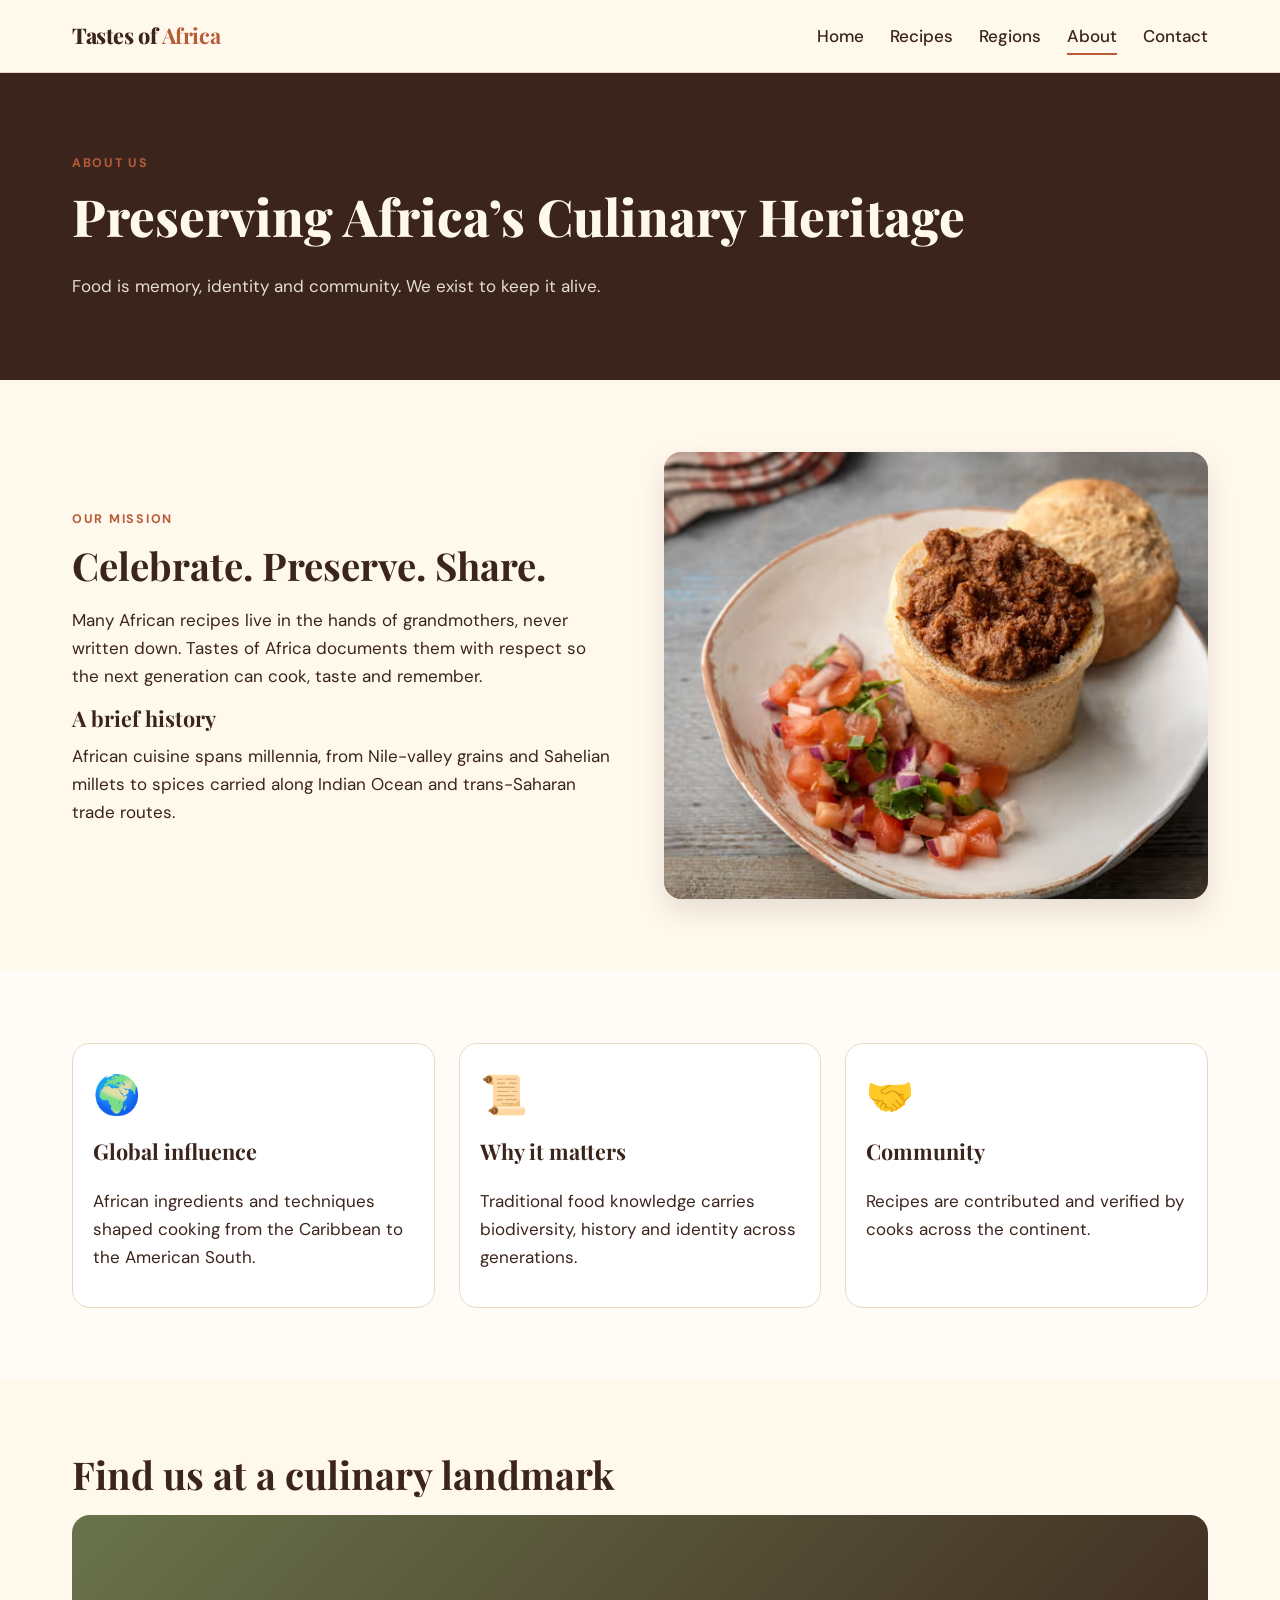
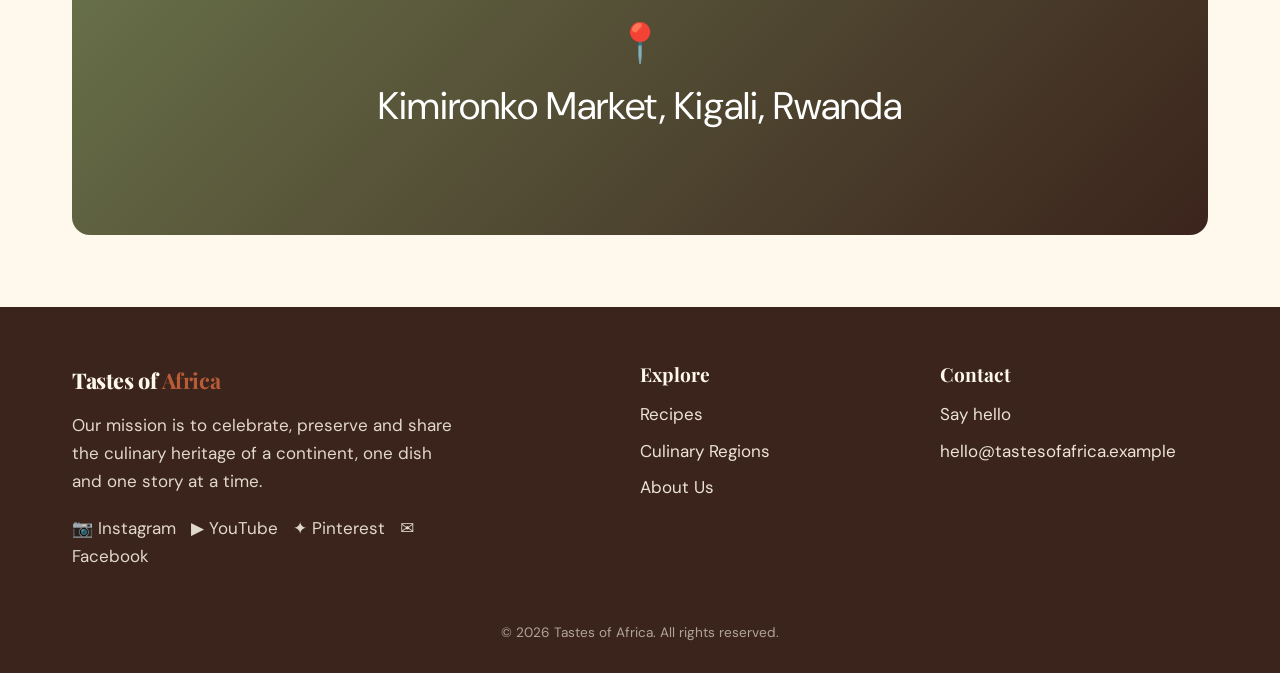
<file: taste_of_africa_website_project/pages/about.html>
<!DOCTYPE html>
<html lang="en">
  <head>
    <meta charset="UTF-8" />
    <meta name="viewport" content="width=device-width, initial-scale=1.0" />
    <meta
      name="description"
      content="Learn about the mission behind Tastes of Africa and the cultural importance of food in Africa."
    />
    <title>About | Tastes of Africa</title>
    <link rel="preconnect" href="https://fonts.googleapis.com" />
    <link rel="preconnect" href="https://fonts.gstatic.com" crossorigin />
    <link
      href="https://fonts.googleapis.com/css2?family=DM+Sans:wght@400;500;700&family=Playfair+Display:wght@600;800&display=swap"
      rel="stylesheet"
    />
    <link rel="stylesheet" href="../css/styles.css" />
    <script src="../js/script.js" defer></script>
  </head>
  <body>
    <header class="site-header">
      <div class="wrap nav">
        <a href="../index.html" class="logo" aria-label="Tastes of Africa home">Tastes of <b>Africa</b></a>

        <button class="burger" type="button" aria-label="Open menu" aria-expanded="false">
          ☰
        </button>

        <nav aria-label="Main navigation">
          <ul id="site-menu" class="site-menu">
            <li><a href="../index.html">Home</a></li>
            <li><a href="recipes.html">Recipes</a></li>
            <li><a href="regions.html">Regions</a></li>
            <li><a href="about.html" aria-current="page">About</a></li>
            <li><a href="contact.html">Contact</a></li>
          </ul>
        </nav>
      </div>
    </header>

    <main>
      <section class="page-hero">
        <div class="wrap">
          <div class="eyebrow">About us</div>
          <h1>Preserving Africa’s Culinary Heritage</h1>
          <p>Food is memory, identity and community. We exist to keep it alive.</p>
        </div>
      </section>

      <section>
        <div class="wrap about-grid">
          <div>
            <div class="eyebrow">Our mission</div>
            <h2>Celebrate. Preserve. Share.</h2>
            <p>
              Many African recipes live in the hands of grandmothers, never written down. Tastes of Africa documents
              them with respect so the next generation can cook, taste and remember.
            </p>
            <h3>A brief history</h3>
            <p>
              African cuisine spans millennia, from Nile-valley grains and Sahelian millets to spices carried along
              Indian Ocean and trans-Saharan trade routes.
            </p>
          </div>
          <div class="about-visual" aria-label="Food culture illustration">
            <img src="../assets/images/about.avif" alt="A vibrant table of African dishes and ingredients" loading="lazy" />
          </div>
        </div>
      </section>

      <section class="sand">
        <div class="wrap">
          <div class="info-cards">
            <article class="info-card">
              <div aria-hidden="true" style="font-size: 2.4rem;">🌍</div>
              <h3>Global influence</h3>
              <p>African ingredients and techniques shaped cooking from the Caribbean to the American South.</p>
            </article>

            <article class="info-card">
              <div aria-hidden="true" style="font-size: 2.4rem;">📜</div>
              <h3>Why it matters</h3>
              <p>Traditional food knowledge carries biodiversity, history and identity across generations.</p>
            </article>

            <article class="info-card">
              <div aria-hidden="true" style="font-size: 2.4rem;">🤝</div>
              <h3>Community</h3>
              <p>Recipes are contributed and verified by cooks across the continent.</p>
            </article>
          </div>
        </div>
      </section>

      <section>
        <div class="wrap">
          <h2>Find us at a culinary landmark</h2>
          <div class="map-placeholder" aria-label="Map location">📍<br />Kimironko Market, Kigali, Rwanda</div>
        </div>
      </section>
    </main>

    <footer class="site-footer">
      <div class="wrap footer-content">
        <div class="footer-brand">
          <div class="logo footer-logo">Tastes of <b>Africa</b></div>
          <p>
            Our mission is to celebrate, preserve and share the culinary heritage of a continent, one dish and one
            story at a time.
          </p>
          <p class="socials" aria-label="Social media">📷 Instagram &nbsp; ▶ YouTube &nbsp; ✦ Pinterest &nbsp; ✉ Facebook</p>
        </div>

        <div>
          <h3>Explore</h3>
          <ul>
            <li><a href="recipes.html">Recipes</a></li>
            <li><a href="regions.html">Culinary Regions</a></li>
            <li><a href="about.html">About Us</a></li>
          </ul>
        </div>

        <div>
          <h3>Contact</h3>
          <ul>
            <li><a href="contact.html">Say hello</a></li>
            <li>hello@tastesofafrica.example</li>
          </ul>
        </div>
      </div>

      <p class="copyright">© 2026 Tastes of Africa. All rights reserved.</p>
    </footer>
  </body>
</html>
</file>
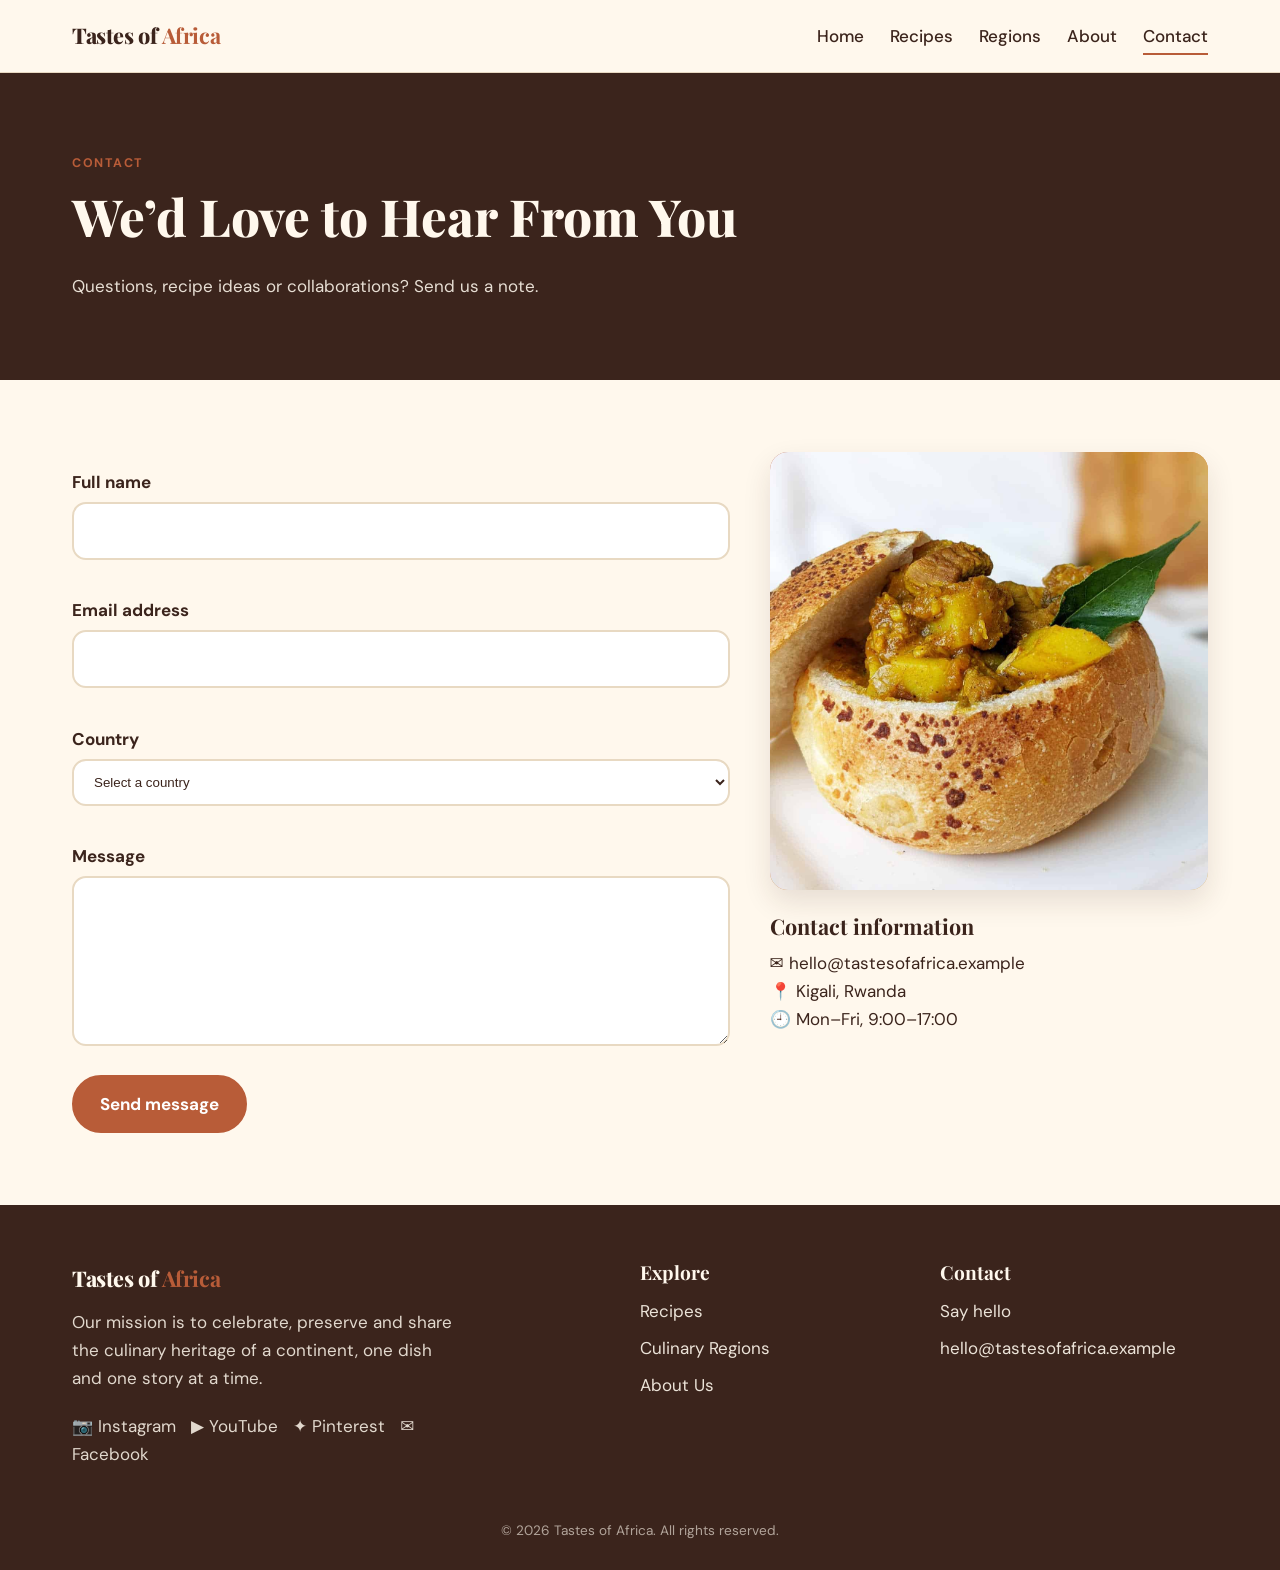
<file: taste_of_africa_website_project/pages/contact.html>
<!DOCTYPE html>
<html lang="en">
  <head>
    <meta charset="UTF-8" />
    <meta name="viewport" content="width=device-width, initial-scale=1.0" />
    <meta
      name="description"
      content="Contact Tastes of Africa to share recipe ideas, collaboration requests, and culinary questions."
    />
    <title>Contact | Tastes of Africa</title>
    <link rel="preconnect" href="https://fonts.googleapis.com" />
    <link rel="preconnect" href="https://fonts.gstatic.com" crossorigin />
    <link
      href="https://fonts.googleapis.com/css2?family=DM+Sans:wght@400;500;700&family=Playfair+Display:wght@600;800&display=swap"
      rel="stylesheet"
    />
    <link rel="stylesheet" href="../css/styles.css" />
    <script src="../js/script.js" defer></script>
  </head>
  <body>
    <header class="site-header">
      <div class="wrap nav">
        <a href="../index.html" class="logo" aria-label="Tastes of Africa home">Tastes of <b>Africa</b></a>

        <button class="burger" type="button" aria-label="Open menu" aria-expanded="false">
          ☰
        </button>

        <nav aria-label="Main navigation">
          <ul id="site-menu" class="site-menu">
            <li><a href="../index.html">Home</a></li>
            <li><a href="recipes.html">Recipes</a></li>
            <li><a href="regions.html">Regions</a></li>
            <li><a href="about.html">About</a></li>
            <li><a href="contact.html" aria-current="page">Contact</a></li>
          </ul>
        </nav>
      </div>
    </header>

    <main>
      <section class="page-hero">
        <div class="wrap">
          <div class="eyebrow">Contact</div>
          <h1>We’d Love to Hear From You</h1>
          <p>Questions, recipe ideas or collaborations? Send us a note.</p>
        </div>
      </section>

      <section>
        <div class="wrap contact-layout">
          <div>
            <form id="contact-form" class="contact-form" novalidate>
              <label for="full-name" class="form-field">Full name</label>
              <input id="full-name" class="text-input" name="fullName" type="text" autocomplete="name" />
              <div id="full-name-error" class="error-message" aria-live="polite"></div>

              <label for="email" class="form-field">Email address</label>
              <input id="email" class="text-input" name="email" type="email" autocomplete="email" />
              <div id="email-error" class="error-message" aria-live="polite"></div>

              <label for="country" class="form-field">Country</label>
              <select id="country" class="select-input" name="country">
                <option value="">Select a country</option>
                <option value="Rwanda">Rwanda</option>
                <option value="Nigeria">Nigeria</option>
                <option value="Ghana">Ghana</option>
                <option value="Ethiopia">Ethiopia</option>
                <option value="Morocco">Morocco</option>
                <option value="South Africa">South Africa</option>
                <option value="Kenya">Kenya</option>
                <option value="Other">Other</option>
              </select>
              <div id="country-error" class="error-message" aria-live="polite"></div>

              <label for="message" class="form-field">Message</label>
              <textarea id="message" class="textarea-input" name="message" rows="5"></textarea>
              <div id="message-error" class="error-message" aria-live="polite"></div>

              <button type="submit" class="btn">Send message</button>
            </form>

            <div id="contact-success" class="success-box" role="status" aria-live="polite">
              <h3>Thank you!</h3>
              <p>Your message is on its way. We’ll reply within two working days.</p>
            </div>
          </div>

          <aside>
            <div class="about-visual" aria-label="African culinary contact illustration">
              <img src="../assets/images/Contact%20page.jpg" alt="African food culture and contact illustration" loading="lazy" />
            </div>
            <h3 style="margin-top: 1.5rem;">Contact information</h3>
            <p>
              ✉ hello@tastesofafrica.example<br />
              📍 Kigali, Rwanda<br />
              🕘 Mon–Fri, 9:00–17:00
            </p>
          </aside>
        </div>
      </section>
    </main>

    <footer class="site-footer">
      <div class="wrap footer-content">
        <div class="footer-brand">
          <div class="logo footer-logo">Tastes of <b>Africa</b></div>
          <p>
            Our mission is to celebrate, preserve and share the culinary heritage of a continent, one dish and one
            story at a time.
          </p>
          <p class="socials" aria-label="Social media">📷 Instagram &nbsp; ▶ YouTube &nbsp; ✦ Pinterest &nbsp; ✉ Facebook</p>
        </div>

        <div>
          <h3>Explore</h3>
          <ul>
            <li><a href="recipes.html">Recipes</a></li>
            <li><a href="regions.html">Culinary Regions</a></li>
            <li><a href="about.html">About Us</a></li>
          </ul>
        </div>

        <div>
          <h3>Contact</h3>
          <ul>
            <li><a href="contact.html">Say hello</a></li>
            <li>hello@tastesofafrica.example</li>
          </ul>
        </div>
      </div>

      <p class="copyright">© 2026 Tastes of Africa. All rights reserved.</p>
    </footer>
  </body>
</html>
</file>
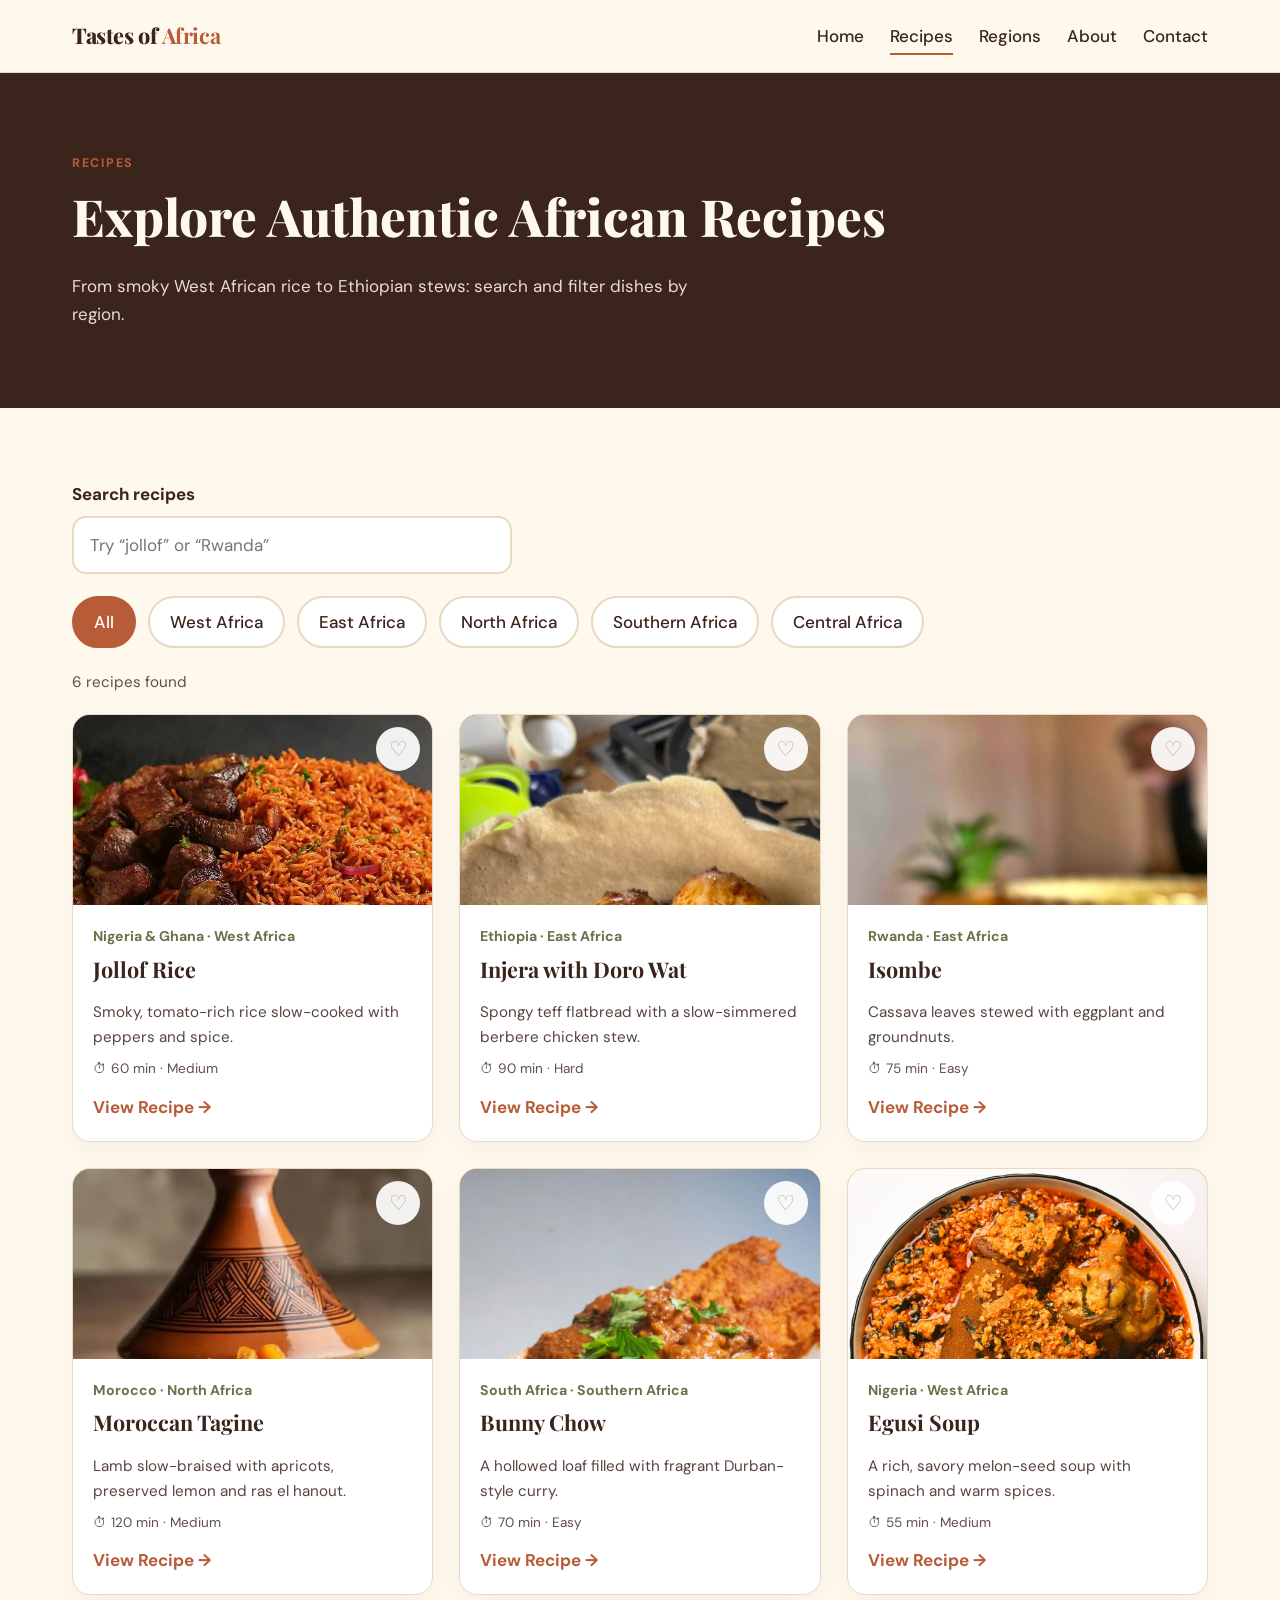
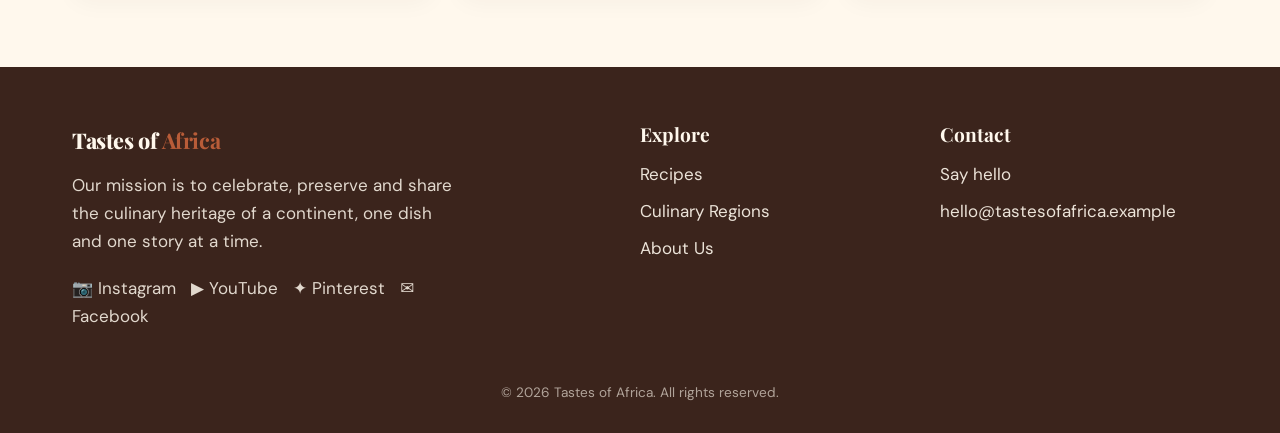
<file: taste_of_africa_website_project/pages/recipes.html>
<!DOCTYPE html>
<html lang="en">
  <head>
    <meta charset="UTF-8" />
    <meta name="viewport" content="width=device-width, initial-scale=1.0" />
    <meta
      name="description"
      content="Browse authentic African recipes by region, ingredient, and cuisine."
    />
    <title>Recipes | Tastes of Africa</title>
    <link rel="preconnect" href="https://fonts.googleapis.com" />
    <link rel="preconnect" href="https://fonts.gstatic.com" crossorigin />
    <link
      href="https://fonts.googleapis.com/css2?family=DM+Sans:wght@400;500;700&family=Playfair+Display:wght@600;800&display=swap"
      rel="stylesheet"
    />
    <link rel="stylesheet" href="../css/styles.css" />
    <script src="../js/script.js" defer></script>
  </head>
  <body>
    <header class="site-header">
      <div class="wrap nav">
        <a href="../index.html" class="logo" aria-label="Tastes of Africa home">Tastes of <b>Africa</b></a>

        <button class="burger" type="button" aria-label="Open menu" aria-expanded="false">
          ☰
        </button>

        <nav aria-label="Main navigation">
          <ul id="site-menu" class="site-menu">
            <li><a href="../index.html">Home</a></li>
            <li><a href="recipes.html" aria-current="page">Recipes</a></li>
            <li><a href="regions.html">Regions</a></li>
            <li><a href="about.html">About</a></li>
            <li><a href="contact.html">Contact</a></li>
          </ul>
        </nav>
      </div>
    </header>

    <main>
      <section class="page-hero">
        <div class="wrap">
          <div class="eyebrow">Recipes</div>
          <h1>Explore Authentic African Recipes</h1>
          <p>
            From smoky West African rice to Ethiopian stews: search and filter dishes by region.
          </p>
        </div>
      </section>

      <section class="recipes-section">
        <div class="wrap">
          <label for="recipe-search" class="search-label">Search recipes</label>
          <input
            id="recipe-search"
            type="search"
            class="search-input"
            placeholder="Try “jollof” or “Rwanda”"
          />

          <div class="filter-row" role="group" aria-label="Filter recipes by region">
            <button class="filter-chip is-active" data-region="All" type="button" aria-pressed="true">All</button>
            <button class="filter-chip" data-region="West Africa" type="button" aria-pressed="false">West Africa</button>
            <button class="filter-chip" data-region="East Africa" type="button" aria-pressed="false">East Africa</button>
            <button class="filter-chip" data-region="North Africa" type="button" aria-pressed="false">North Africa</button>
            <button class="filter-chip" data-region="Southern Africa" type="button" aria-pressed="false">Southern Africa</button>
            <button class="filter-chip" data-region="Central Africa" type="button" aria-pressed="false">Central Africa</button>
          </div>

          <p id="recipe-results" class="results-count" aria-live="polite"></p>
          <div id="recipe-grid" class="card-grid grid-3" aria-live="polite"></div>
        </div>
      </section>
    </main>

    <footer class="site-footer">
      <div class="wrap footer-content">
        <div class="footer-brand">
          <div class="logo footer-logo">Tastes of <b>Africa</b></div>
          <p>
            Our mission is to celebrate, preserve and share the culinary heritage of a continent, one dish and one
            story at a time.
          </p>
          <p class="socials" aria-label="Social media">📷 Instagram &nbsp; ▶ YouTube &nbsp; ✦ Pinterest &nbsp; ✉ Facebook</p>
        </div>

        <div>
          <h3>Explore</h3>
          <ul>
            <li><a href="recipes.html">Recipes</a></li>
            <li><a href="regions.html">Culinary Regions</a></li>
            <li><a href="about.html">About Us</a></li>
          </ul>
        </div>

        <div>
          <h3>Contact</h3>
          <ul>
            <li><a href="contact.html">Say hello</a></li>
            <li>hello@tastesofafrica.example</li>
          </ul>
        </div>
      </div>

      <p class="copyright">© 2026 Tastes of Africa. All rights reserved.</p>
    </footer>
  </body>
</html>
</file>
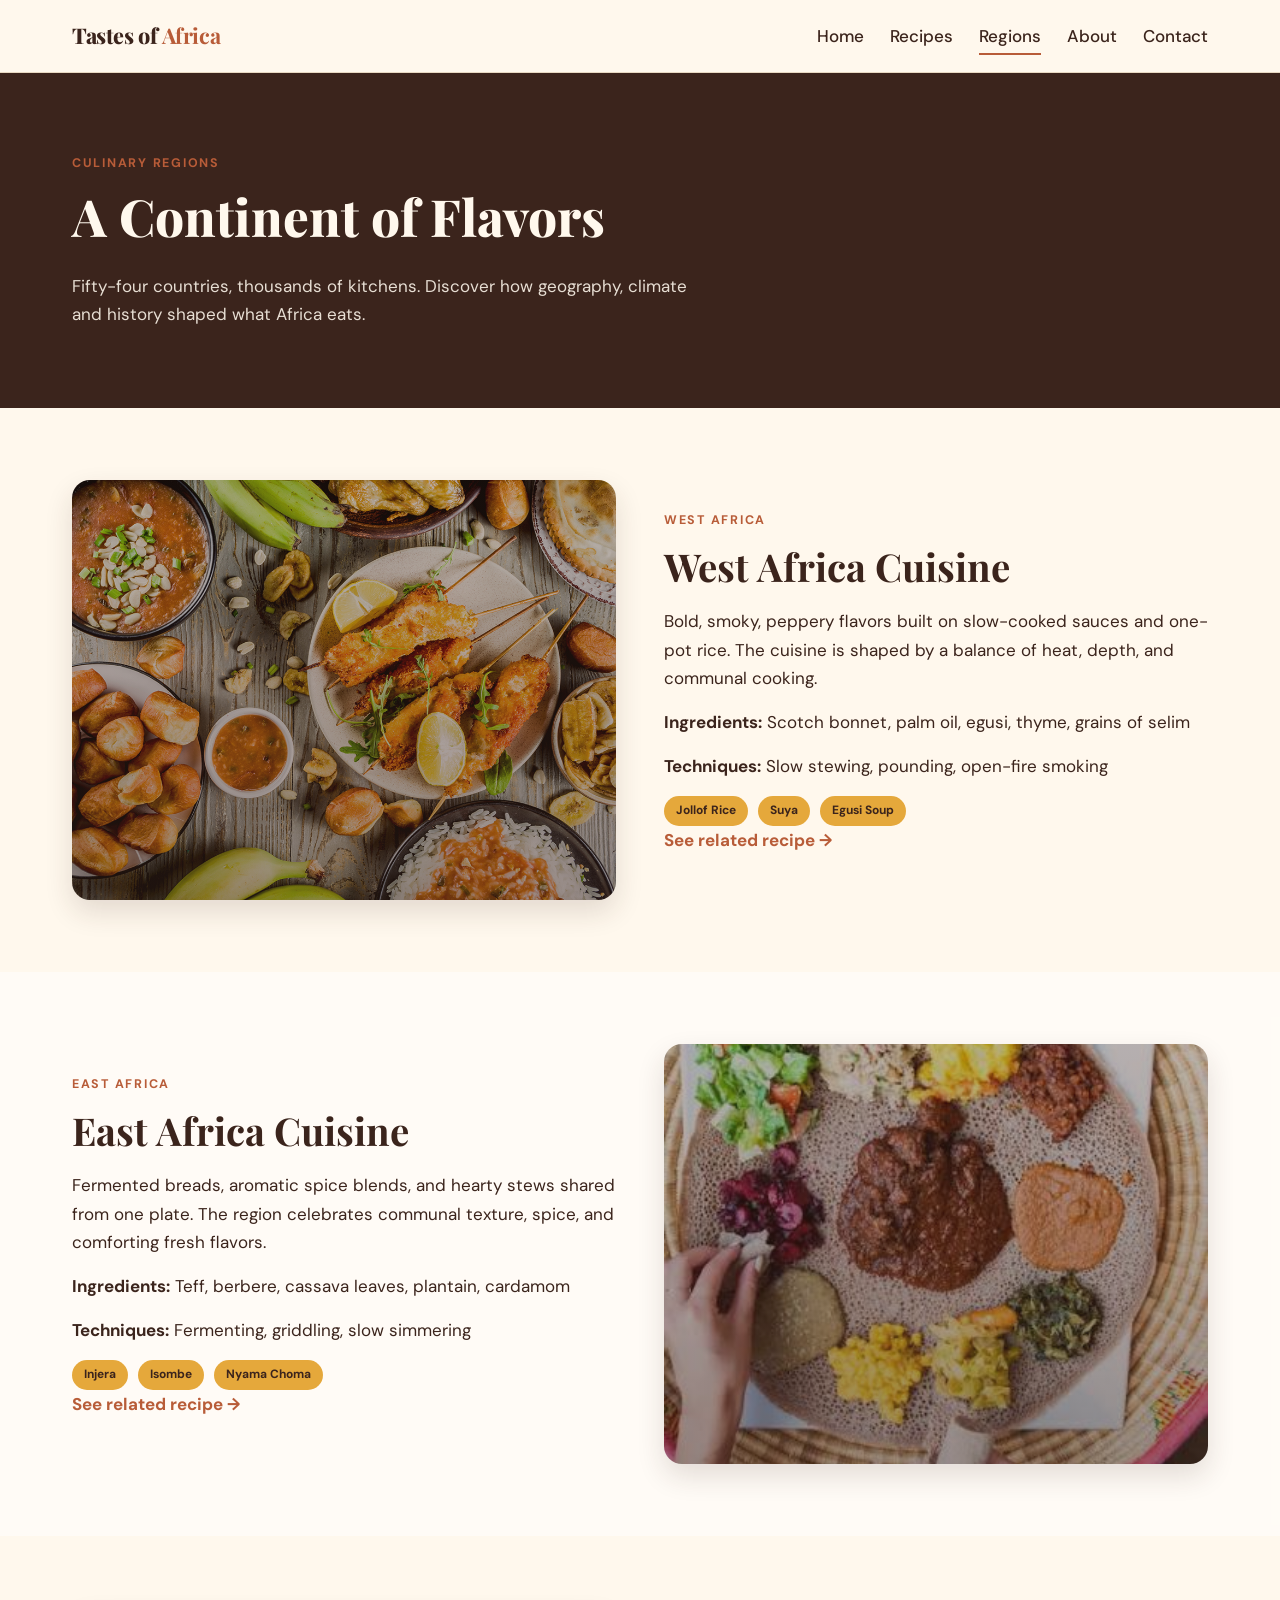
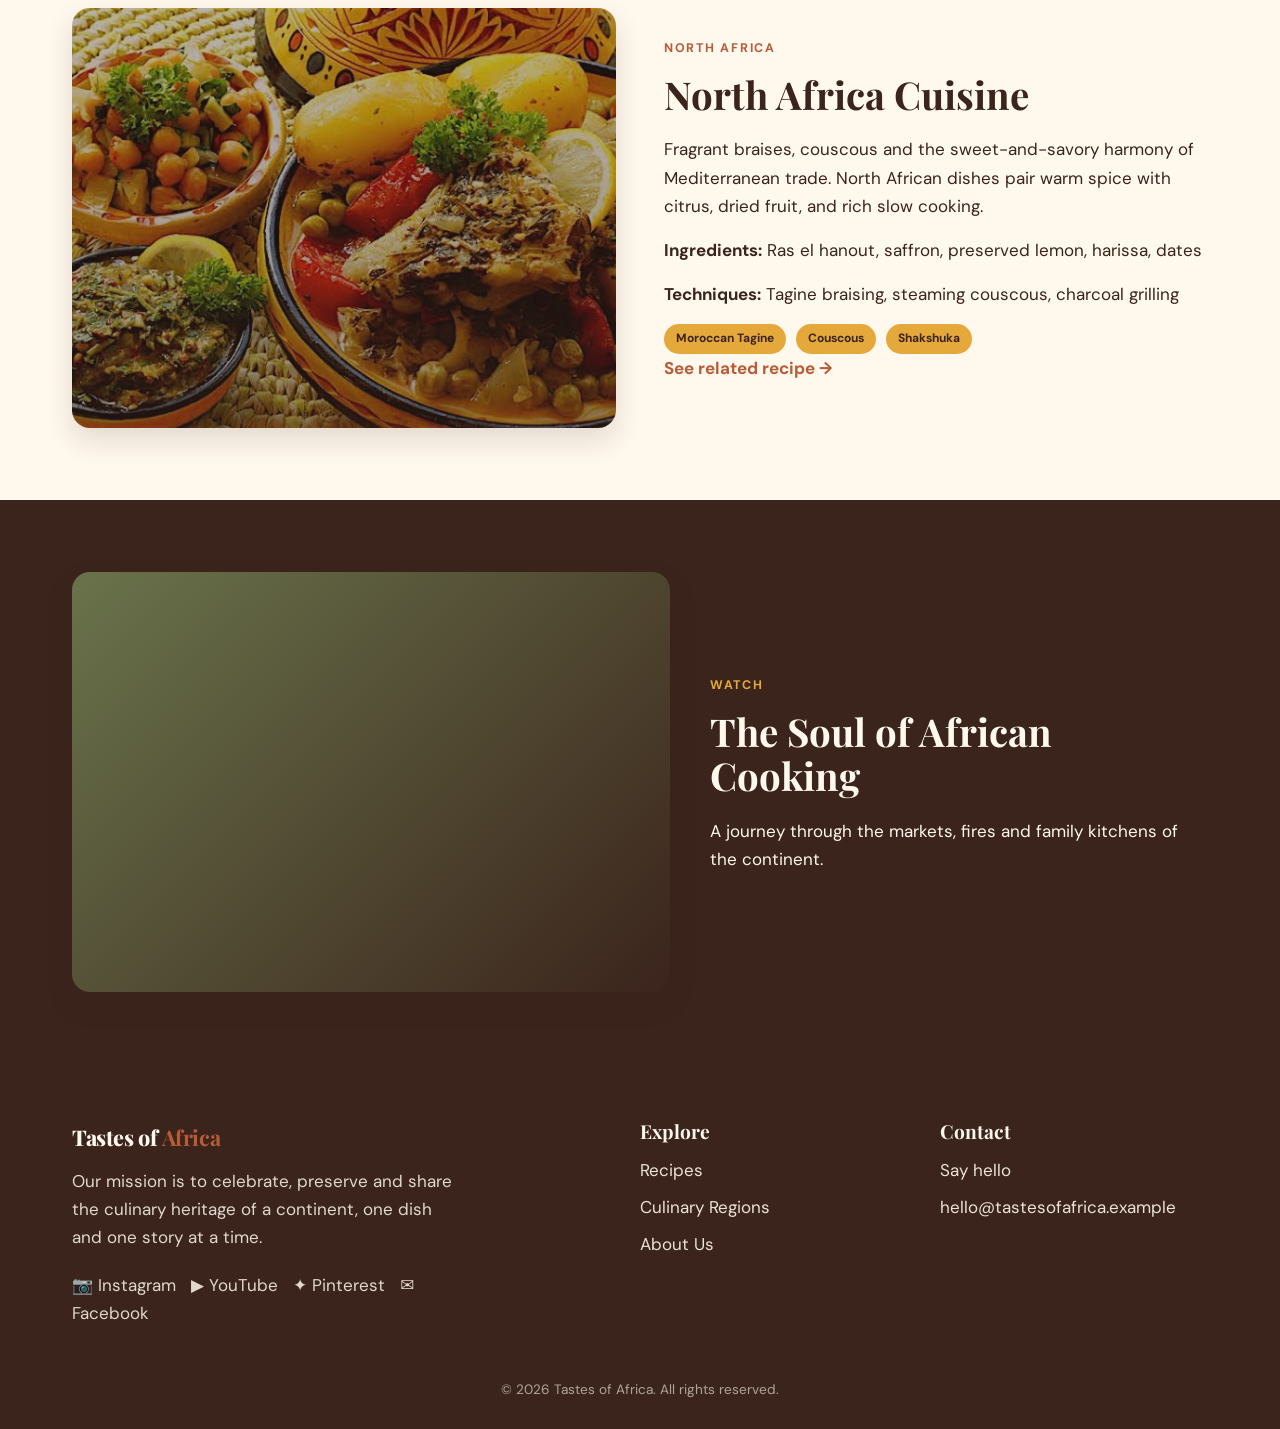
<file: taste_of_africa_website_project/pages/regions.html>
<!DOCTYPE html>
<html lang="en">
  <head>
    <meta charset="UTF-8" />
    <meta name="viewport" content="width=device-width, initial-scale=1.0" />
    <meta
      name="description"
      content="Discover the culinary identity of Africa’s regional cuisines and food traditions."
    />
    <title>Regions | Tastes of Africa</title>
    <link rel="preconnect" href="https://fonts.googleapis.com" />
    <link rel="preconnect" href="https://fonts.gstatic.com" crossorigin />
    <link
      href="https://fonts.googleapis.com/css2?family=DM+Sans:wght@400;500;700&family=Playfair+Display:wght@600;800&display=swap"
      rel="stylesheet"
    />
    <link rel="stylesheet" href="../css/styles.css" />
    <script src="../js/script.js" defer></script>
  </head>
  <body>
    <header class="site-header">
      <div class="wrap nav">
        <a href="../index.html" class="logo" aria-label="Tastes of Africa home">Tastes of <b>Africa</b></a>

        <button class="burger" type="button" aria-label="Open menu" aria-expanded="false">
          ☰
        </button>

        <nav aria-label="Main navigation">
          <ul id="site-menu" class="site-menu">
            <li><a href="../index.html">Home</a></li>
            <li><a href="recipes.html">Recipes</a></li>
            <li><a href="regions.html" aria-current="page">Regions</a></li>
            <li><a href="about.html">About</a></li>
            <li><a href="contact.html">Contact</a></li>
          </ul>
        </nav>
      </div>
    </header>

    <main>
      <section class="page-hero">
        <div class="wrap">
          <div class="eyebrow">Culinary Regions</div>
          <h1>A Continent of Flavors</h1>
          <p>
            Fifty-four countries, thousands of kitchens. Discover how geography, climate and history shaped what
            Africa eats.
          </p>
        </div>
      </section>

      <section>
        <div class="wrap region-story">
          <div
            class="region-visual west"
            aria-label="West Africa food illustration"
            style="background-image: linear-gradient(rgba(59,36,28,.35), rgba(59,36,28,.5)), url('../assets/images/Trend-Insights-West-African-Cuisine-Hero.png'); background-size: cover; background-position: center;"
          ></div>
          <div>
            <div class="eyebrow">West Africa</div>
            <h2>West Africa Cuisine</h2>
            <p>
              Bold, smoky, peppery flavors built on slow-cooked sauces and one-pot rice. The cuisine is shaped by a
              balance of heat, depth, and communal cooking.
            </p>
            <p><strong>Ingredients:</strong> Scotch bonnet, palm oil, egusi, thyme, grains of selim</p>
            <p><strong>Techniques:</strong> Slow stewing, pounding, open-fire smoking</p>
            <div class="region-facts">
              <span class="region-tag">Jollof Rice</span>
              <span class="region-tag">Suya</span>
              <span class="region-tag">Egusi Soup</span>
            </div>
            <p><a href="recipes/jollof-rice.html" class="lnk">See related recipe →</a></p>
          </div>
        </div>
      </section>

      <section class="sand">
        <div class="wrap region-story">
          <div>
            <div class="eyebrow">East Africa</div>
            <h2>East Africa Cuisine</h2>
            <p>
              Fermented breads, aromatic spice blends, and hearty stews shared from one plate. The region celebrates
              communal texture, spice, and comforting fresh flavors.
            </p>
            <p><strong>Ingredients:</strong> Teff, berbere, cassava leaves, plantain, cardamom</p>
            <p><strong>Techniques:</strong> Fermenting, griddling, slow simmering</p>
            <div class="region-facts">
              <span class="region-tag">Injera</span>
              <span class="region-tag">Isombe</span>
              <span class="region-tag">Nyama Choma</span>
            </div>
            <p><a href="recipes/injera.html" class="lnk">See related recipe →</a></p>
          </div>
          <div
            class="region-visual east"
            aria-label="East Africa food illustration"
            style="background-image: linear-gradient(rgba(59,36,28,.35), rgba(59,36,28,.5)), url('../assets/images/East.jpeg'); background-size: cover; background-position: center;"
          ></div>
        </div>
      </section>

      <section>
        <div class="wrap region-story">
          <div
            class="region-visual north"
            aria-label="North Africa food illustration"
            style="background-image: linear-gradient(rgba(59,36,28,.35), rgba(59,36,28,.5)), url('../assets/images/North.jpeg'); background-size: cover; background-position: center;"
          ></div>
          <div>
            <div class="eyebrow">North Africa</div>
            <h2>North Africa Cuisine</h2>
            <p>
              Fragrant braises, couscous and the sweet-and-savory harmony of Mediterranean trade. North African dishes
              pair warm spice with citrus, dried fruit, and rich slow cooking.
            </p>
            <p><strong>Ingredients:</strong> Ras el hanout, saffron, preserved lemon, harissa, dates</p>
            <p><strong>Techniques:</strong> Tagine braising, steaming couscous, charcoal grilling</p>
            <div class="region-facts">
              <span class="region-tag">Moroccan Tagine</span>
              <span class="region-tag">Couscous</span>
              <span class="region-tag">Shakshuka</span>
            </div>
            <p><a href="recipes/moroccan-tagine.html" class="lnk">See related recipe →</a></p>
          </div>
        </div>
      </section>

      <section class="dark">
        <div class="wrap">
          <div class="feature-video">
            <div class="video-placeholder" aria-label="Video preview">
              <iframe
                class="youtube-video"
                src="https://www.youtube.com/embed/jDbUg4f9EFw?rel=0"
                title="The Soul of African Cooking"
                allow="accelerometer; autoplay; clipboard-write; encrypted-media; gyroscope; picture-in-picture; web-share"
                referrerpolicy="strict-origin-when-cross-origin"
                allowfullscreen
              ></iframe>
            </div>
            <div>
              <div class="eyebrow">Watch</div>
              <h2>The Soul of African Cooking</h2>
              <p>
                A journey through the markets, fires and family kitchens of the continent.
              </p>
            </div>
          </div>
        </div>
      </section>
    </main>

    <footer class="site-footer">
      <div class="wrap footer-content">
        <div class="footer-brand">
          <div class="logo footer-logo">Tastes of <b>Africa</b></div>
          <p>
            Our mission is to celebrate, preserve and share the culinary heritage of a continent, one dish and one
            story at a time.
          </p>
          <p class="socials" aria-label="Social media">📷 Instagram &nbsp; ▶ YouTube &nbsp; ✦ Pinterest &nbsp; ✉ Facebook</p>
        </div>

        <div>
          <h3>Explore</h3>
          <ul>
            <li><a href="recipes.html">Recipes</a></li>
            <li><a href="regions.html">Culinary Regions</a></li>
            <li><a href="about.html">About Us</a></li>
          </ul>
        </div>

        <div>
          <h3>Contact</h3>
          <ul>
            <li><a href="contact.html">Say hello</a></li>
            <li>hello@tastesofafrica.example</li>
          </ul>
        </div>
      </div>

      <p class="copyright">© 2026 Tastes of Africa. All rights reserved.</p>
    </footer>
  </body>
</html>
</file>
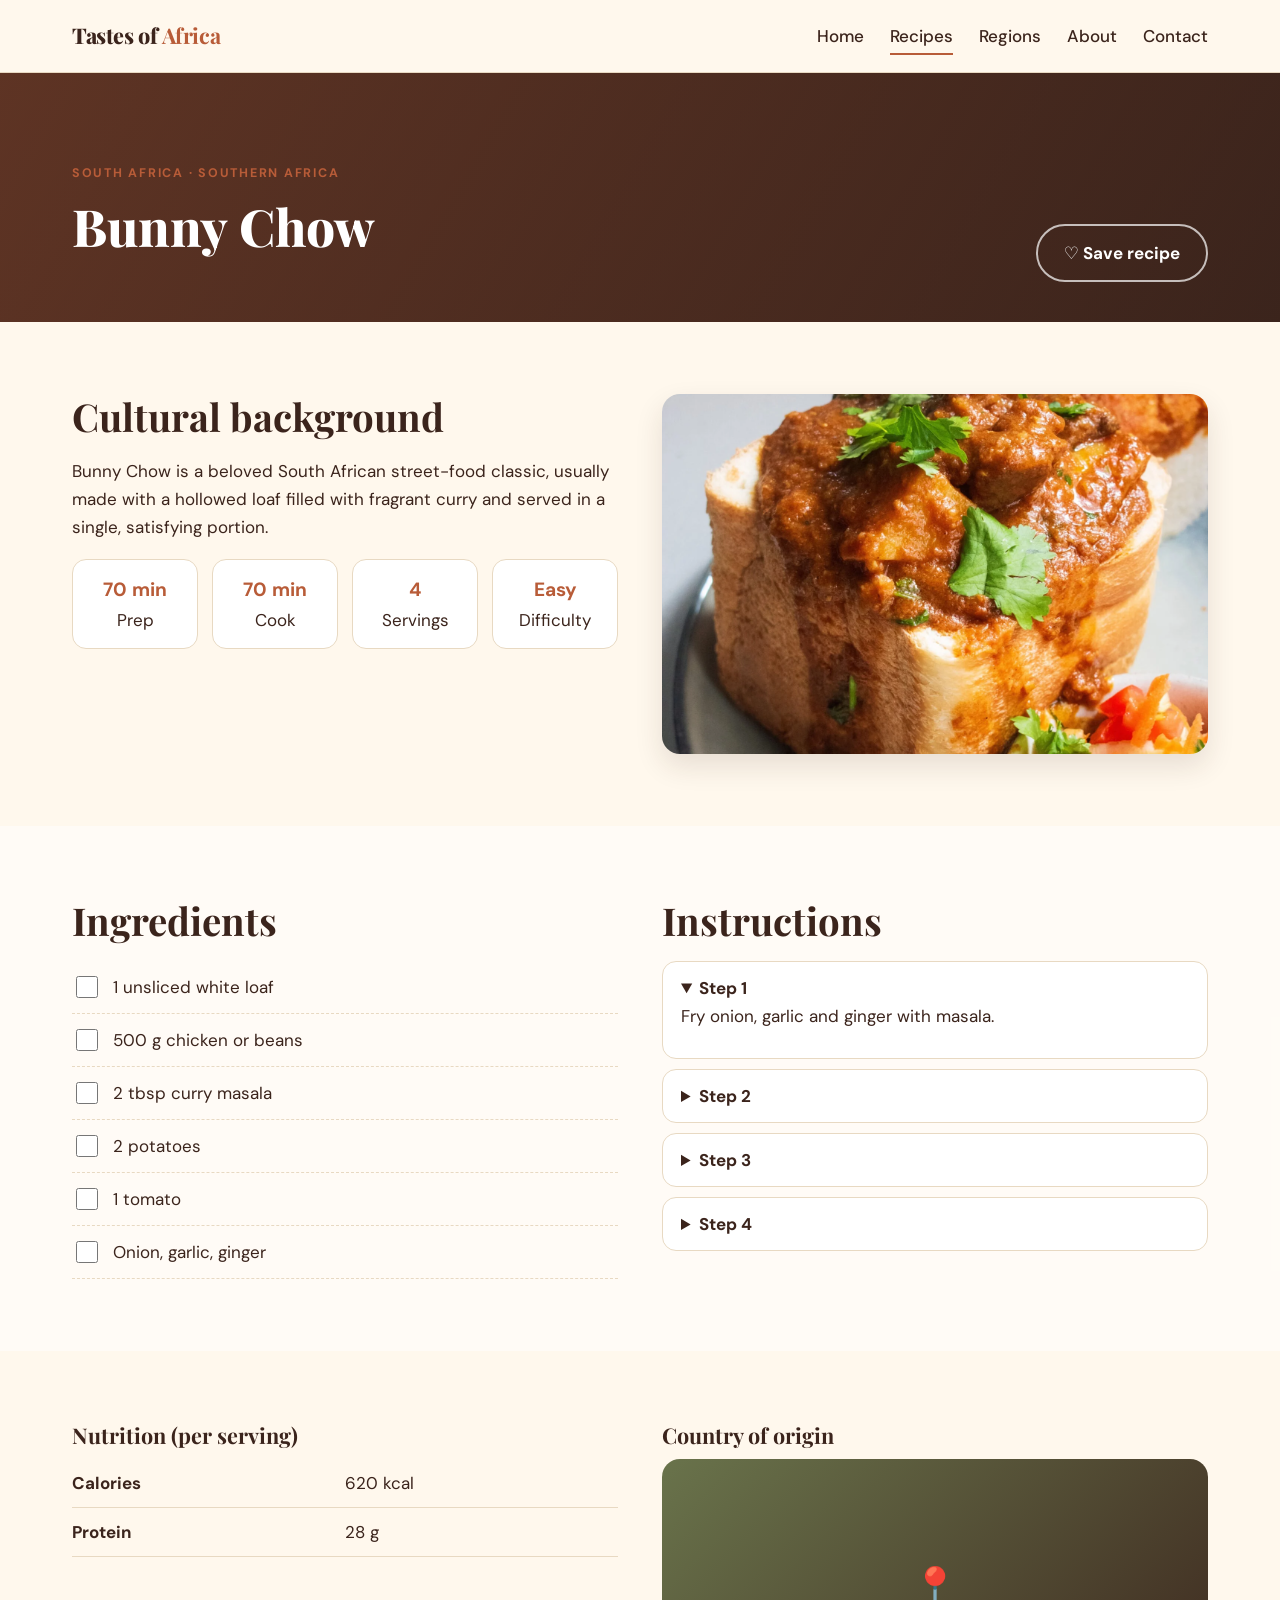
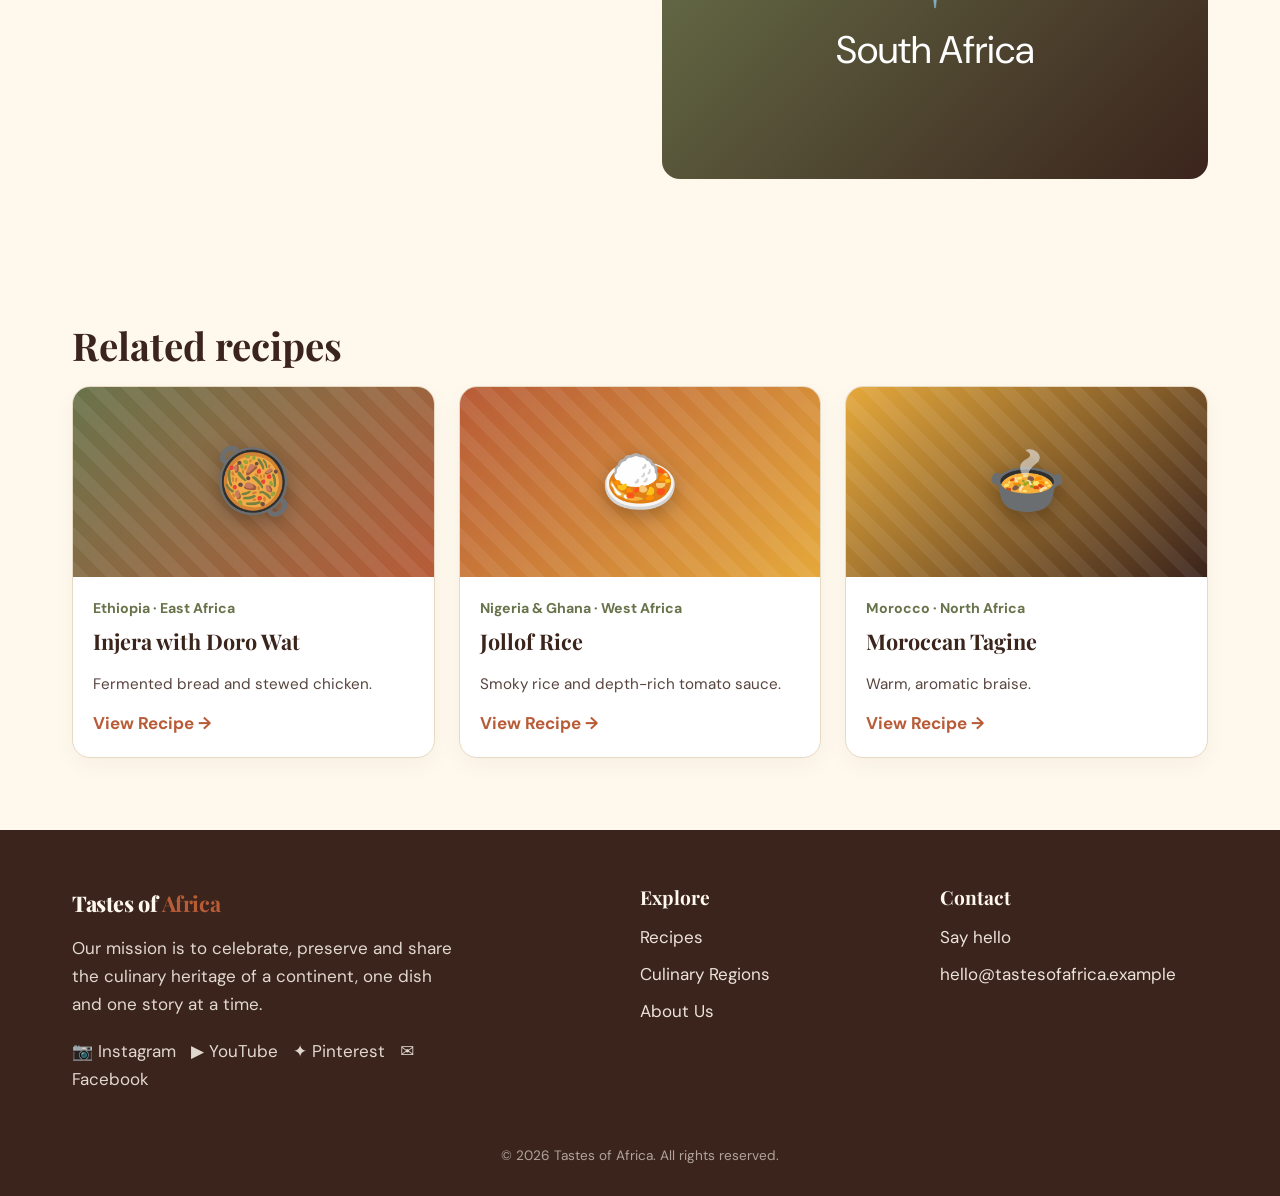
<file: taste_of_africa_website_project/pages/recipes/bunny-chow.html>
<!DOCTYPE html>
<html lang="en">
  <head>
    <meta charset="UTF-8" />
    <meta name="viewport" content="width=device-width, initial-scale=1.0" />
    <meta name="description" content="Learn how to make Bunny Chow, a Durban curry-filled bread favorite from South Africa." />
    <title>Bunny Chow | Tastes of Africa</title>
    <link rel="preconnect" href="https://fonts.googleapis.com" />
    <link rel="preconnect" href="https://fonts.gstatic.com" crossorigin />
    <link href="https://fonts.googleapis.com/css2?family=DM+Sans:wght@400;500;700&family=Playfair+Display:wght@600;800&display=swap" rel="stylesheet" />
    <link rel="stylesheet" href="../../css/styles.css" />
    <script src="../../js/script.js" defer></script>
  </head>
  <body>
    <header class="site-header"><div class="wrap nav"><a href="../../index.html" class="logo" aria-label="Tastes of Africa home">Tastes of <b>Africa</b></a><button class="burger" type="button" aria-label="Open menu" aria-expanded="false">☰</button><nav aria-label="Main navigation"><ul id="site-menu" class="site-menu"><li><a href="../../index.html">Home</a></li><li><a href="../recipes.html" aria-current="page">Recipes</a></li><li><a href="../regions.html">Regions</a></li><li><a href="../about.html">About</a></li><li><a href="../contact.html">Contact</a></li></ul></nav></div></header>
    <main class="recipe-detail-shell">
      <section class="recipe-hero" style="background: linear-gradient(rgba(59,36,28,.72),rgba(59,36,28,.72)),linear-gradient(120deg,#B85C38,#3B241C)">
        <div class="wrap recipe-hero-content"><div><div class="eyebrow">South Africa · Southern Africa</div><h1>Bunny Chow</h1></div><button type="button" class="btn btn-ghost" aria-label="Save Bunny Chow to favorites">♡ Save recipe</button></div>
      </section>
      <section>
        <div class="wrap detail-grid">
          <div>
            <h2>Cultural background</h2>
            <p>Bunny Chow is a beloved South African street-food classic, usually made with a hollowed loaf filled with fragrant curry and served in a single, satisfying portion.</p>
            <div class="detail-stats"><div class="detail-stat"><strong>70 min</strong><span>Prep</span></div><div class="detail-stat"><strong>70 min</strong><span>Cook</span></div><div class="detail-stat"><strong>4</strong><span>Servings</span></div><div class="detail-stat"><strong>Easy</strong><span>Difficulty</span></div></div>
          </div>
          <div class="photo-frame">
            <img
              class="recipe-feature-photo"
              src="../../assets/Bunny-Chow.webp"
              alt="Bunny Chow, a South African curry-filled bread dish"
            />
          </div>
        </div>
      </section>
      <section class="sand">
        <div class="wrap detail-grid">
          <div>
            <h2>Ingredients</h2>
            <ul class="ingredient-list">
              <li class="ingredient-item"><input type="checkbox" /><label>1 unsliced white loaf</label></li>
              <li class="ingredient-item"><input type="checkbox" /><label>500 g chicken or beans</label></li>
              <li class="ingredient-item"><input type="checkbox" /><label>2 tbsp curry masala</label></li>
              <li class="ingredient-item"><input type="checkbox" /><label>2 potatoes</label></li>
              <li class="ingredient-item"><input type="checkbox" /><label>1 tomato</label></li>
              <li class="ingredient-item"><input type="checkbox" /><label>Onion, garlic, ginger</label></li>
            </ul>
          </div>
          <div>
            <h2>Instructions</h2>
            <details class="details-panel" open><summary>Step 1</summary><p>Fry onion, garlic and ginger with masala.</p></details>
            <details class="details-panel"><summary>Step 2</summary><p>Add meat, tomato and potato; simmer until tender.</p></details>
            <details class="details-panel"><summary>Step 3</summary><p>Cut the loaf in half and hollow it out.</p></details>
            <details class="details-panel"><summary>Step 4</summary><p>Fill generously and serve with the bread lid.</p></details>
          </div>
        </div>
      </section>
      <section>
        <div class="wrap detail-grid">
          <div><h3>Nutrition (per serving)</h3><table class="nutrition-table"><tr><th>Calories</th><td>620 kcal</td></tr><tr><th>Protein</th><td>28 g</td></tr></table></div>
          <div><h3>Country of origin</h3><div class="map-placeholder" aria-label="South Africa map placeholder">📍<br />South Africa</div></div>
        </div>
      </section>
      <section>
        <div class="wrap"><h2>Related recipes</h2><div class="related-grid"><article class="card"><div class="card-image ph" style="background: linear-gradient(135deg, #69734B, #B85C38);"><span aria-hidden="true">🥘</span></div><div class="card-body"><small>Ethiopia · East Africa</small><h3>Injera with Doro Wat</h3><p>Fermented bread and stewed chicken.</p><a href="injera.html" class="lnk">View Recipe →</a></div></article><article class="card"><div class="card-image ph" style="background: linear-gradient(135deg, #B85C38, #E5A83B);"><span aria-hidden="true">🍛</span></div><div class="card-body"><small>Nigeria &amp; Ghana · West Africa</small><h3>Jollof Rice</h3><p>Smoky rice and depth-rich tomato sauce.</p><a href="jollof-rice.html" class="lnk">View Recipe →</a></div></article><article class="card"><div class="card-image ph" style="background: linear-gradient(135deg, #E5A83B, #3B241C);"><span aria-hidden="true">🍲</span></div><div class="card-body"><small>Morocco · North Africa</small><h3>Moroccan Tagine</h3><p>Warm, aromatic braise.</p><a href="moroccan-tagine.html" class="lnk">View Recipe →</a></div></article></div></div>
      </section>
    </main>
    <footer class="site-footer"><div class="wrap footer-content"><div class="footer-brand"><div class="logo footer-logo">Tastes of <b>Africa</b></div><p>Our mission is to celebrate, preserve and share the culinary heritage of a continent, one dish and one story at a time.</p><p class="socials" aria-label="Social media">📷 Instagram &nbsp; ▶ YouTube &nbsp; ✦ Pinterest &nbsp; ✉ Facebook</p></div><div><h3>Explore</h3><ul><li><a href="../recipes.html">Recipes</a></li><li><a href="../regions.html">Culinary Regions</a></li><li><a href="../about.html">About Us</a></li></ul></div><div><h3>Contact</h3><ul><li><a href="../contact.html">Say hello</a></li><li>hello@tastesofafrica.example</li></ul></div></div><p class="copyright">© 2026 Tastes of Africa. All rights reserved.</p></footer>
  </body>
</html>
</file>
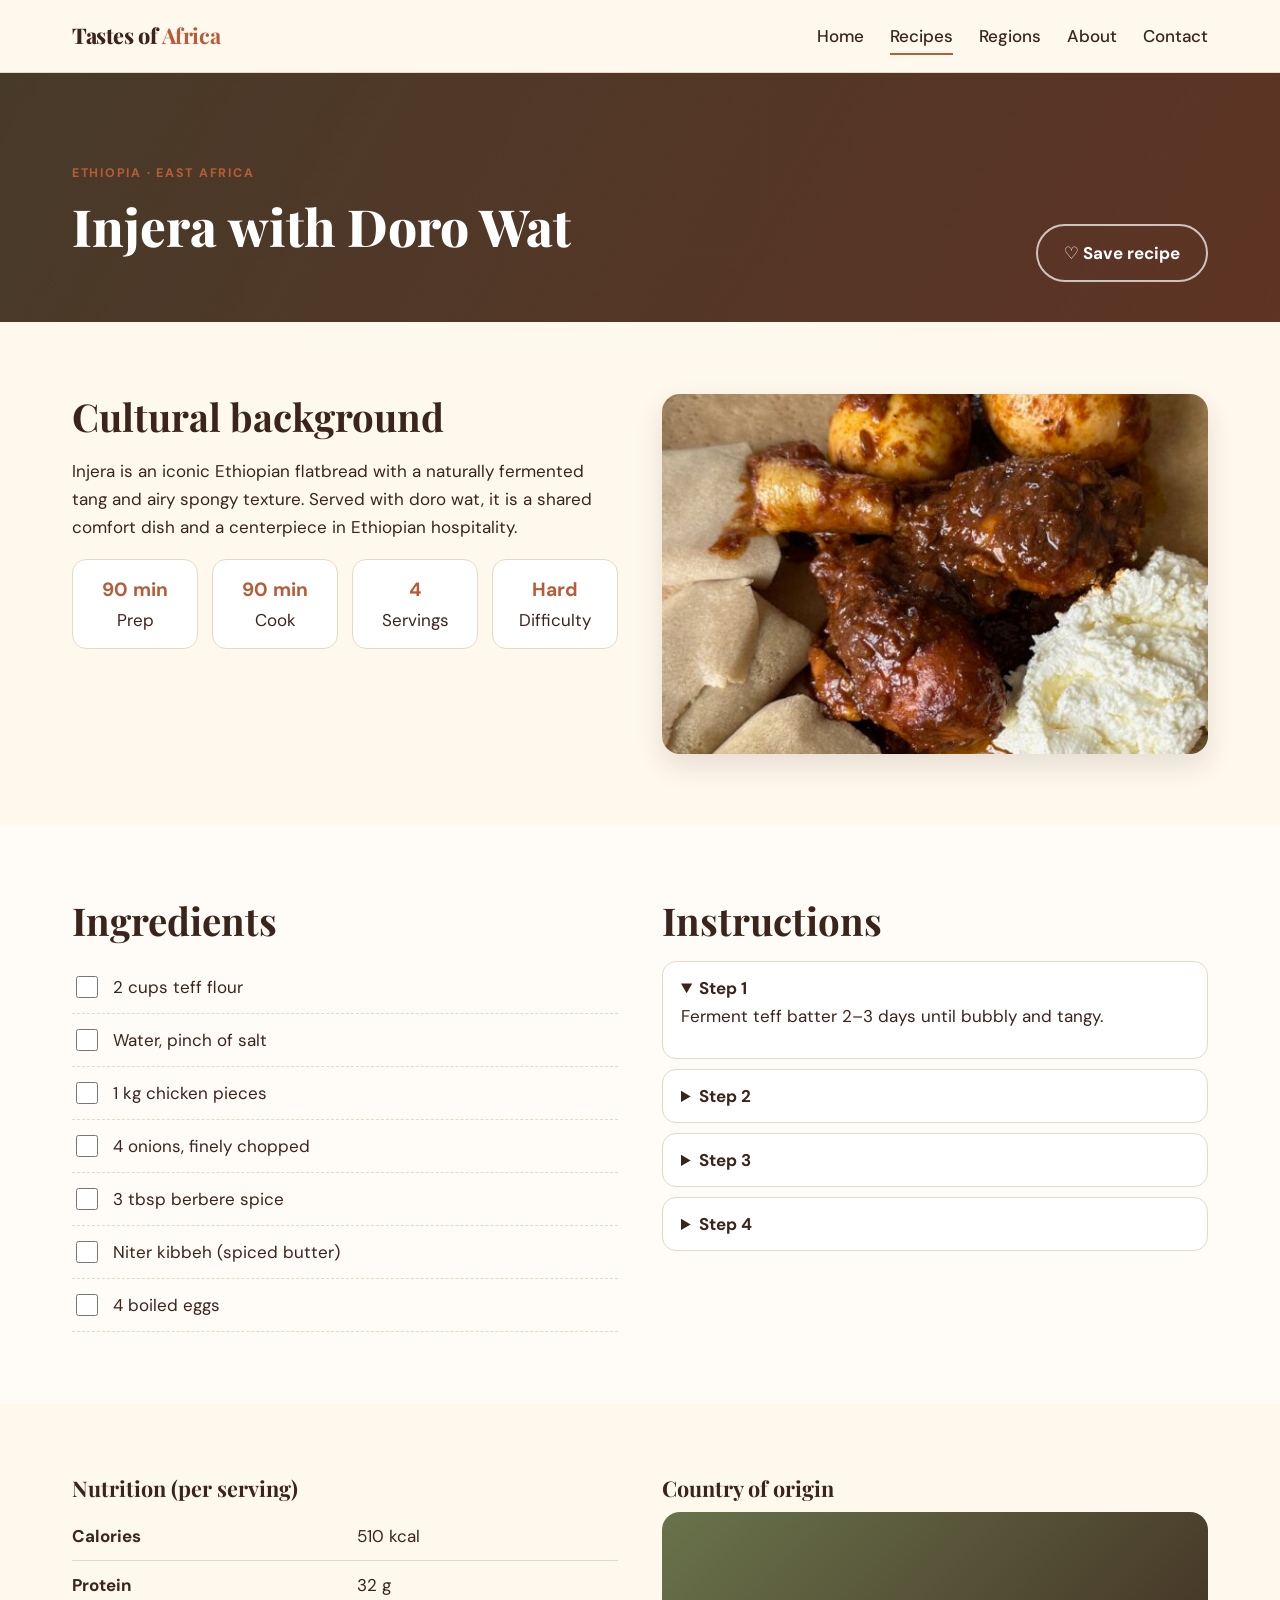
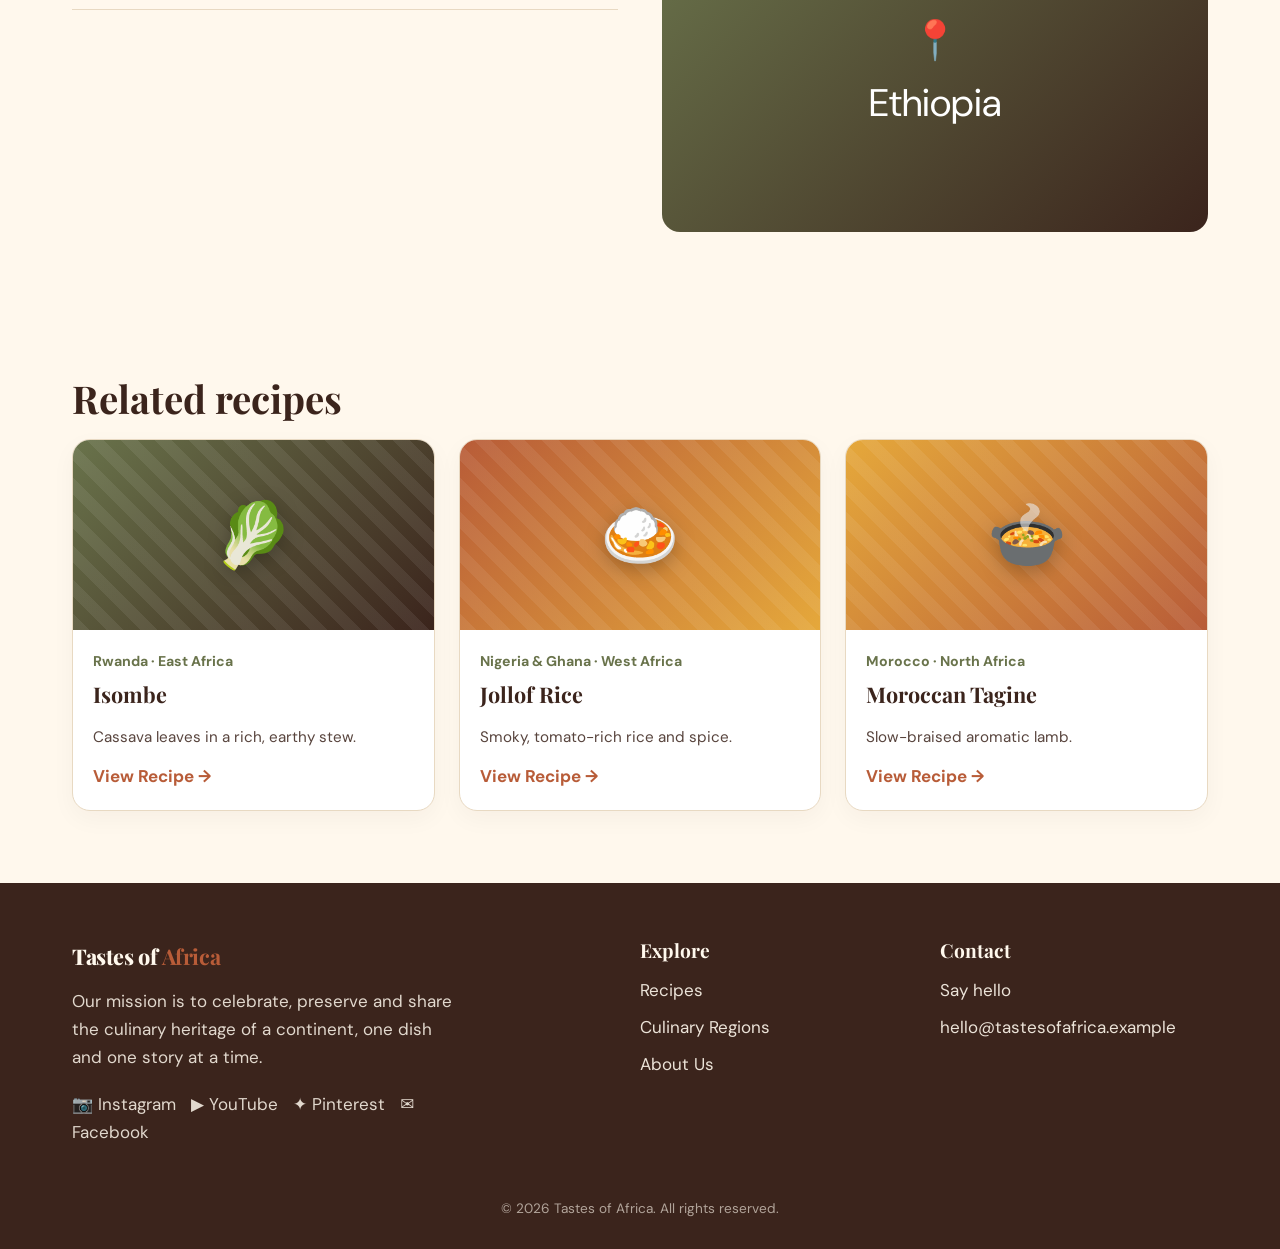
<file: taste_of_africa_website_project/pages/recipes/injera.html>
<!DOCTYPE html>
<html lang="en">
  <head>
    <meta charset="UTF-8" />
    <meta name="viewport" content="width=device-width, initial-scale=1.0" />
    <meta name="description" content="Discover the sour, spongy injera and doro wat of Ethiopia." />
    <title>Injera | Tastes of Africa</title>
    <link rel="preconnect" href="https://fonts.googleapis.com" />
    <link rel="preconnect" href="https://fonts.gstatic.com" crossorigin />
    <link href="https://fonts.googleapis.com/css2?family=DM+Sans:wght@400;500;700&family=Playfair+Display:wght@600;800&display=swap" rel="stylesheet" />
    <link rel="stylesheet" href="../../css/styles.css" />
    <script src="../../js/script.js" defer></script>
  </head>
  <body>
    <header class="site-header">
      <div class="wrap nav">
        <a href="../../index.html" class="logo" aria-label="Tastes of Africa home">Tastes of <b>Africa</b></a>
        <button class="burger" type="button" aria-label="Open menu" aria-expanded="false">☰</button>
        <nav aria-label="Main navigation">
          <ul id="site-menu" class="site-menu">
            <li><a href="../../index.html">Home</a></li>
            <li><a href="../recipes.html" aria-current="page">Recipes</a></li>
            <li><a href="../regions.html">Regions</a></li>
            <li><a href="../about.html">About</a></li>
            <li><a href="../contact.html">Contact</a></li>
          </ul>
        </nav>
      </div>
    </header>
    <main class="recipe-detail-shell">
      <section class="recipe-hero" style="background: linear-gradient(rgba(59,36,28,.72),rgba(59,36,28,.72)),linear-gradient(120deg,#69734B,#B85C38)">
        <div class="wrap recipe-hero-content">
          <div>
            <div class="eyebrow">Ethiopia · East Africa</div>
            <h1>Injera with Doro Wat</h1>
          </div>
          <button type="button" class="btn btn-ghost" aria-label="Save Injera to favorites">♡ Save recipe</button>
        </div>
      </section>
      <section>
        <div class="wrap detail-grid">
          <div>
            <h2>Cultural background</h2>
            <p>Injera is an iconic Ethiopian flatbread with a naturally fermented tang and airy spongy texture. Served with doro wat, it is a shared comfort dish and a centerpiece in Ethiopian hospitality.</p>
            <div class="detail-stats">
              <div class="detail-stat"><strong>90 min</strong><span>Prep</span></div>
              <div class="detail-stat"><strong>90 min</strong><span>Cook</span></div>
              <div class="detail-stat"><strong>4</strong><span>Servings</span></div>
              <div class="detail-stat"><strong>Hard</strong><span>Difficulty</span></div>
            </div>
          </div>
          <div class="photo-frame">
            <img
              class="recipe-feature-photo"
              src="../../assets/images/Injeri.jpg"
              alt="Injera with doro wat, a traditional Ethiopian dish"
            />
          </div>
        </div>
      </section>
      <section class="sand">
        <div class="wrap detail-grid">
          <div>
            <h2>Ingredients</h2>
            <ul class="ingredient-list">
              <li class="ingredient-item"><input type="checkbox" /><label>2 cups teff flour</label></li>
              <li class="ingredient-item"><input type="checkbox" /><label>Water, pinch of salt</label></li>
              <li class="ingredient-item"><input type="checkbox" /><label>1 kg chicken pieces</label></li>
              <li class="ingredient-item"><input type="checkbox" /><label>4 onions, finely chopped</label></li>
              <li class="ingredient-item"><input type="checkbox" /><label>3 tbsp berbere spice</label></li>
              <li class="ingredient-item"><input type="checkbox" /><label>Niter kibbeh (spiced butter)</label></li>
              <li class="ingredient-item"><input type="checkbox" /><label>4 boiled eggs</label></li>
            </ul>
          </div>
          <div>
            <h2>Instructions</h2>
            <details class="details-panel" open><summary>Step 1</summary><p>Ferment teff batter 2–3 days until bubbly and tangy.</p></details>
            <details class="details-panel"><summary>Step 2</summary><p>Cook onions dry, then add butter and berbere.</p></details>
            <details class="details-panel"><summary>Step 3</summary><p>Simmer chicken in the sauce until tender.</p></details>
            <details class="details-panel"><summary>Step 4</summary><p>Pour injera on a hot griddle, cover, and cook one side only.</p></details>
          </div>
        </div>
      </section>
      <section>
        <div class="wrap detail-grid">
          <div><h3>Nutrition (per serving)</h3><table class="nutrition-table"><tr><th>Calories</th><td>510 kcal</td></tr><tr><th>Protein</th><td>32 g</td></tr></table></div>
          <div><h3>Country of origin</h3><div class="map-placeholder" aria-label="Ethiopia map placeholder">📍<br />Ethiopia</div></div>
        </div>
      </section>
      <section>
        <div class="wrap"><h2>Related recipes</h2><div class="related-grid"><article class="card"><div class="card-image ph" style="background: linear-gradient(135deg, #69734B, #3B241C);"><span aria-hidden="true">🥬</span></div><div class="card-body"><small>Rwanda · East Africa</small><h3>Isombe</h3><p>Cassava leaves in a rich, earthy stew.</p><a href="isombe.html" class="lnk">View Recipe →</a></div></article><article class="card"><div class="card-image ph" style="background: linear-gradient(135deg, #B85C38, #E5A83B);"><span aria-hidden="true">🍛</span></div><div class="card-body"><small>Nigeria &amp; Ghana · West Africa</small><h3>Jollof Rice</h3><p>Smoky, tomato-rich rice and spice.</p><a href="jollof-rice.html" class="lnk">View Recipe →</a></div></article><article class="card"><div class="card-image ph" style="background: linear-gradient(135deg, #E5A83B, #B85C38);"><span aria-hidden="true">🍲</span></div><div class="card-body"><small>Morocco · North Africa</small><h3>Moroccan Tagine</h3><p>Slow-braised aromatic lamb.</p><a href="moroccan-tagine.html" class="lnk">View Recipe →</a></div></article></div></div>
      </section>
    </main>
    <footer class="site-footer"><div class="wrap footer-content"><div class="footer-brand"><div class="logo footer-logo">Tastes of <b>Africa</b></div><p>Our mission is to celebrate, preserve and share the culinary heritage of a continent, one dish and one story at a time.</p><p class="socials" aria-label="Social media">📷 Instagram &nbsp; ▶ YouTube &nbsp; ✦ Pinterest &nbsp; ✉ Facebook</p></div><div><h3>Explore</h3><ul><li><a href="../recipes.html">Recipes</a></li><li><a href="../regions.html">Culinary Regions</a></li><li><a href="../about.html">About Us</a></li></ul></div><div><h3>Contact</h3><ul><li><a href="../contact.html">Say hello</a></li><li>hello@tastesofafrica.example</li></ul></div></div><p class="copyright">© 2026 Tastes of Africa. All rights reserved.</p></footer>
  </body>
</html>
</file>
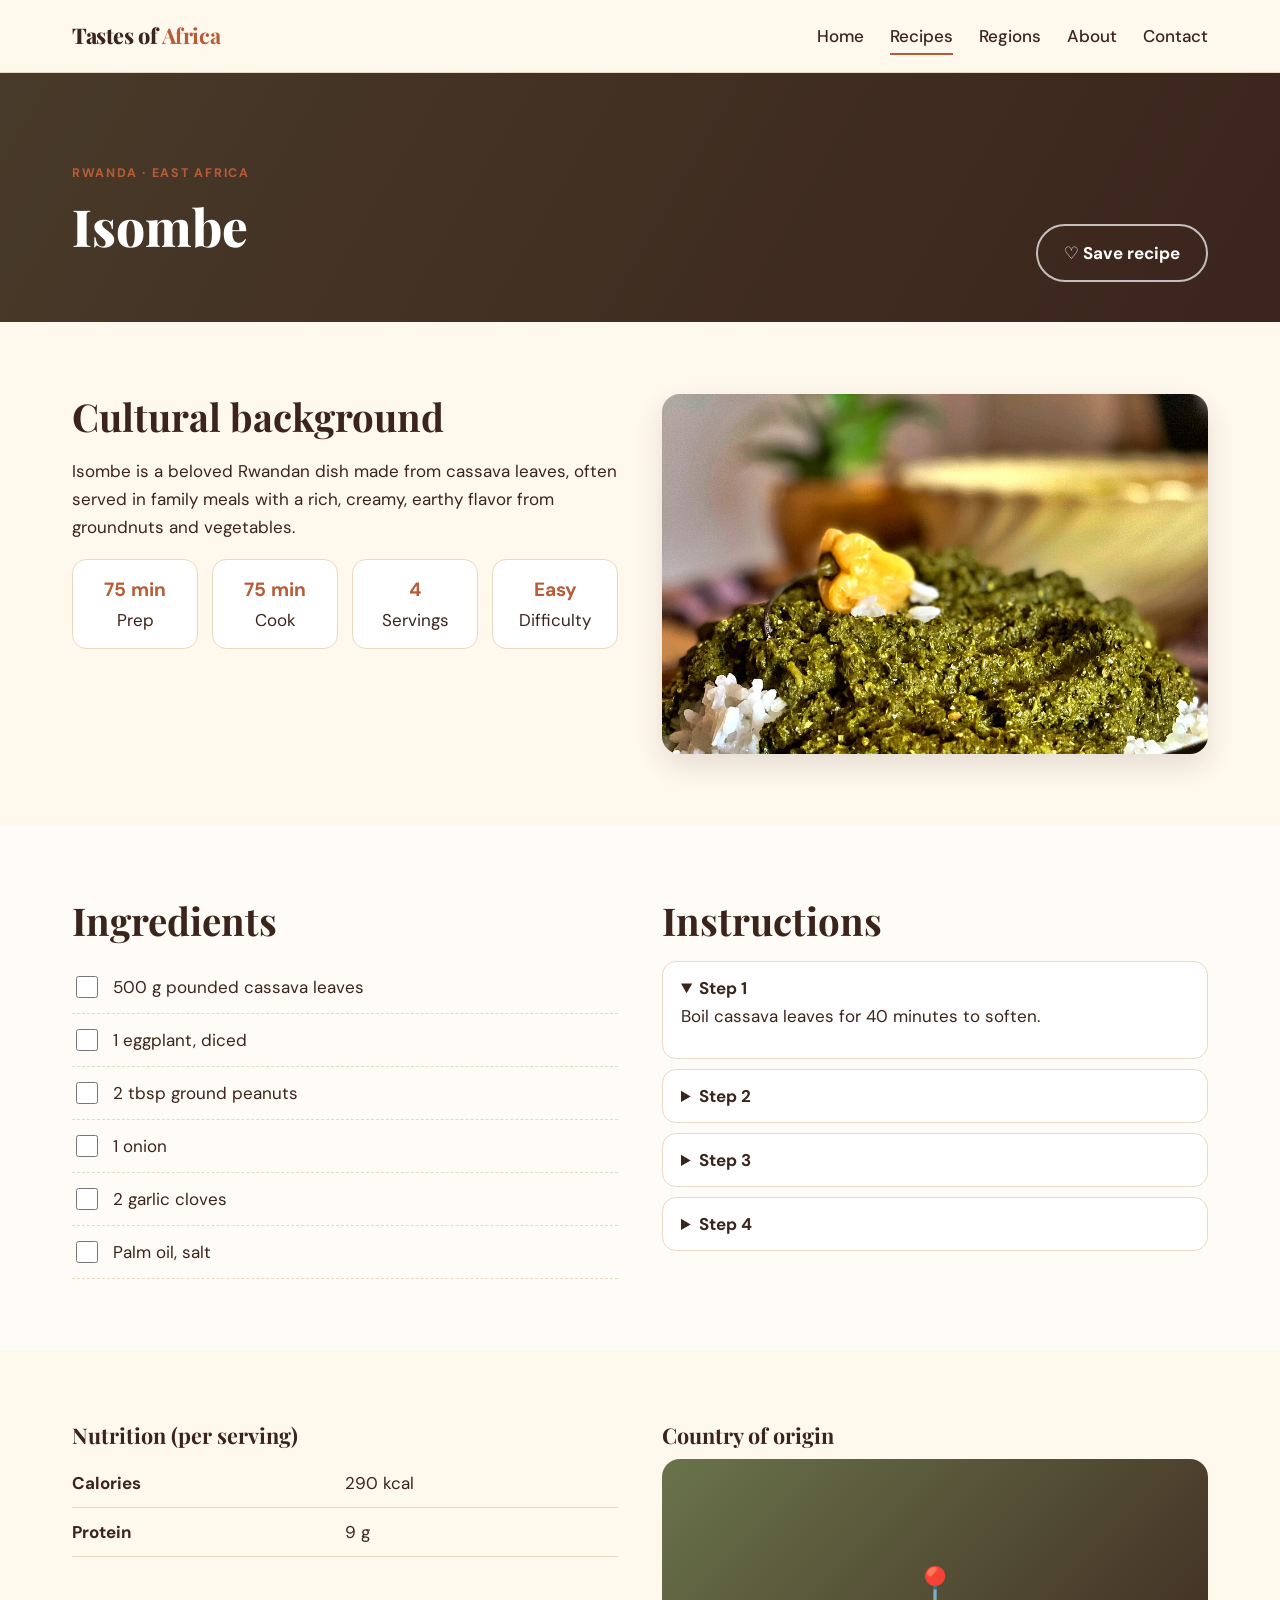
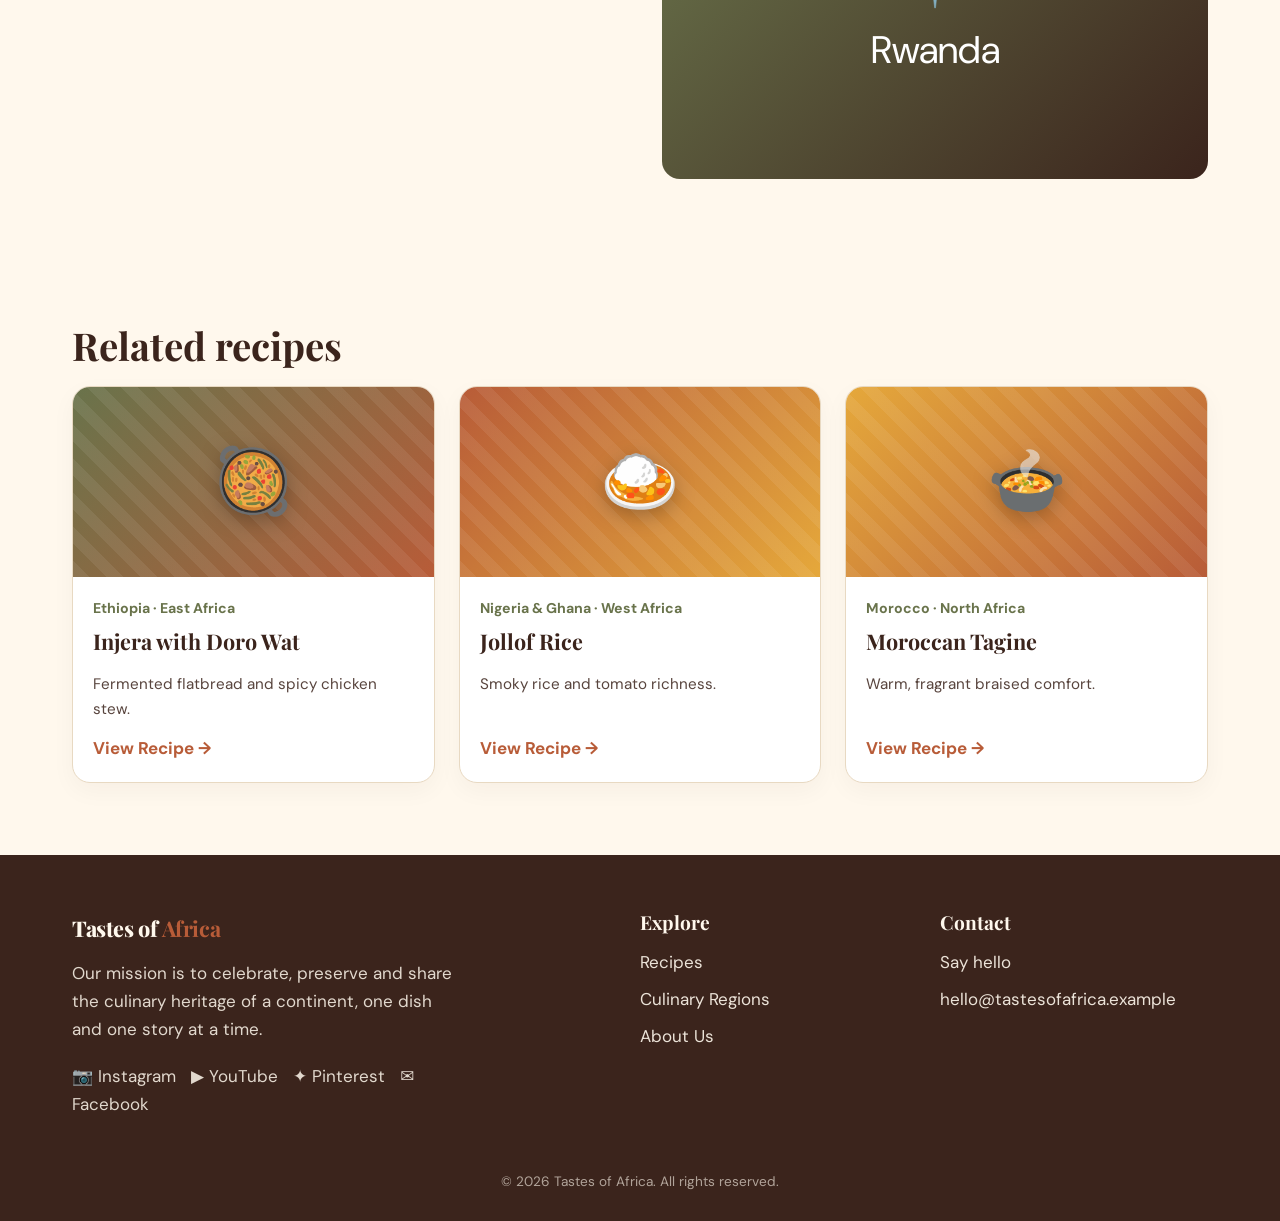
<file: taste_of_africa_website_project/pages/recipes/isombe.html>
<!DOCTYPE html>
<html lang="en">
  <head>
    <meta charset="UTF-8" />
    <meta name="viewport" content="width=device-width, initial-scale=1.0" />
    <meta name="description" content="Learn how to make Isombe, a flavorful Rwandan cassava leaf stew." />
    <title>Isombe | Tastes of Africa</title>
    <link rel="preconnect" href="https://fonts.googleapis.com" />
    <link rel="preconnect" href="https://fonts.gstatic.com" crossorigin />
    <link href="https://fonts.googleapis.com/css2?family=DM+Sans:wght@400;500;700&family=Playfair+Display:wght@600;800&display=swap" rel="stylesheet" />
    <link rel="stylesheet" href="../../css/styles.css" />
    <script src="../../js/script.js" defer></script>
  </head>
  <body>
    <header class="site-header"><div class="wrap nav"><a href="../../index.html" class="logo" aria-label="Tastes of Africa home">Tastes of <b>Africa</b></a><button class="burger" type="button" aria-label="Open menu" aria-expanded="false">☰</button><nav aria-label="Main navigation"><ul id="site-menu" class="site-menu"><li><a href="../../index.html">Home</a></li><li><a href="../recipes.html" aria-current="page">Recipes</a></li><li><a href="../regions.html">Regions</a></li><li><a href="../about.html">About</a></li><li><a href="../contact.html">Contact</a></li></ul></nav></div></header>
    <main class="recipe-detail-shell">
      <section class="recipe-hero" style="background: linear-gradient(rgba(59,36,28,.72),rgba(59,36,28,.72)),linear-gradient(120deg,#69734B,#3B241C)">
        <div class="wrap recipe-hero-content"><div><div class="eyebrow">Rwanda · East Africa</div><h1>Isombe</h1></div><button type="button" class="btn btn-ghost" aria-label="Save Isombe to favorites">♡ Save recipe</button></div>
      </section>
      <section>
        <div class="wrap detail-grid">
          <div>
            <h2>Cultural background</h2>
            <p>Isombe is a beloved Rwandan dish made from cassava leaves, often served in family meals with a rich, creamy, earthy flavor from groundnuts and vegetables.</p>
            <div class="detail-stats"><div class="detail-stat"><strong>75 min</strong><span>Prep</span></div><div class="detail-stat"><strong>75 min</strong><span>Cook</span></div><div class="detail-stat"><strong>4</strong><span>Servings</span></div><div class="detail-stat"><strong>Easy</strong><span>Difficulty</span></div></div>
          </div>
          <div class="photo-frame">
            <img
              class="recipe-feature-photo"
              src="../../assets/images/ISOMBE.jpg"
              alt="Isombe, a traditional Rwandan cassava leaf stew"
            />
          </div>
        </div>
      </section>
      <section class="sand">
        <div class="wrap detail-grid">
          <div>
            <h2>Ingredients</h2>
            <ul class="ingredient-list">
              <li class="ingredient-item"><input type="checkbox" /><label>500 g pounded cassava leaves</label></li>
              <li class="ingredient-item"><input type="checkbox" /><label>1 eggplant, diced</label></li>
              <li class="ingredient-item"><input type="checkbox" /><label>2 tbsp ground peanuts</label></li>
              <li class="ingredient-item"><input type="checkbox" /><label>1 onion</label></li>
              <li class="ingredient-item"><input type="checkbox" /><label>2 garlic cloves</label></li>
              <li class="ingredient-item"><input type="checkbox" /><label>Palm oil, salt</label></li>
            </ul>
          </div>
          <div>
            <h2>Instructions</h2>
            <details class="details-panel" open><summary>Step 1</summary><p>Boil cassava leaves for 40 minutes to soften.</p></details>
            <details class="details-panel"><summary>Step 2</summary><p>Sauté onion and garlic, then add eggplant.</p></details>
            <details class="details-panel"><summary>Step 3</summary><p>Stir in leaves and peanut paste.</p></details>
            <details class="details-panel"><summary>Step 4</summary><p>Simmer until thick and creamy, seasoning to taste.</p></details>
          </div>
        </div>
      </section>
      <section>
        <div class="wrap detail-grid">
          <div><h3>Nutrition (per serving)</h3><table class="nutrition-table"><tr><th>Calories</th><td>290 kcal</td></tr><tr><th>Protein</th><td>9 g</td></tr></table></div>
          <div><h3>Country of origin</h3><div class="map-placeholder" aria-label="Rwanda map placeholder">📍<br />Rwanda</div></div>
        </div>
      </section>
      <section>
        <div class="wrap"><h2>Related recipes</h2><div class="related-grid"><article class="card"><div class="card-image ph" style="background: linear-gradient(135deg, #69734B, #B85C38);"><span aria-hidden="true">🥘</span></div><div class="card-body"><small>Ethiopia · East Africa</small><h3>Injera with Doro Wat</h3><p>Fermented flatbread and spicy chicken stew.</p><a href="injera.html" class="lnk">View Recipe →</a></div></article><article class="card"><div class="card-image ph" style="background: linear-gradient(135deg, #B85C38, #E5A83B);"><span aria-hidden="true">🍛</span></div><div class="card-body"><small>Nigeria &amp; Ghana · West Africa</small><h3>Jollof Rice</h3><p>Smoky rice and tomato richness.</p><a href="jollof-rice.html" class="lnk">View Recipe →</a></div></article><article class="card"><div class="card-image ph" style="background: linear-gradient(135deg, #E5A83B, #B85C38);"><span aria-hidden="true">🍲</span></div><div class="card-body"><small>Morocco · North Africa</small><h3>Moroccan Tagine</h3><p>Warm, fragrant braised comfort.</p><a href="moroccan-tagine.html" class="lnk">View Recipe →</a></div></article></div></div>
      </section>
    </main>
    <footer class="site-footer"><div class="wrap footer-content"><div class="footer-brand"><div class="logo footer-logo">Tastes of <b>Africa</b></div><p>Our mission is to celebrate, preserve and share the culinary heritage of a continent, one dish and one story at a time.</p><p class="socials" aria-label="Social media">📷 Instagram &nbsp; ▶ YouTube &nbsp; ✦ Pinterest &nbsp; ✉ Facebook</p></div><div><h3>Explore</h3><ul><li><a href="../recipes.html">Recipes</a></li><li><a href="../regions.html">Culinary Regions</a></li><li><a href="../about.html">About Us</a></li></ul></div><div><h3>Contact</h3><ul><li><a href="../contact.html">Say hello</a></li><li>hello@tastesofafrica.example</li></ul></div></div><p class="copyright">© 2026 Tastes of Africa. All rights reserved.</p></footer>
  </body>
</html>
</file>
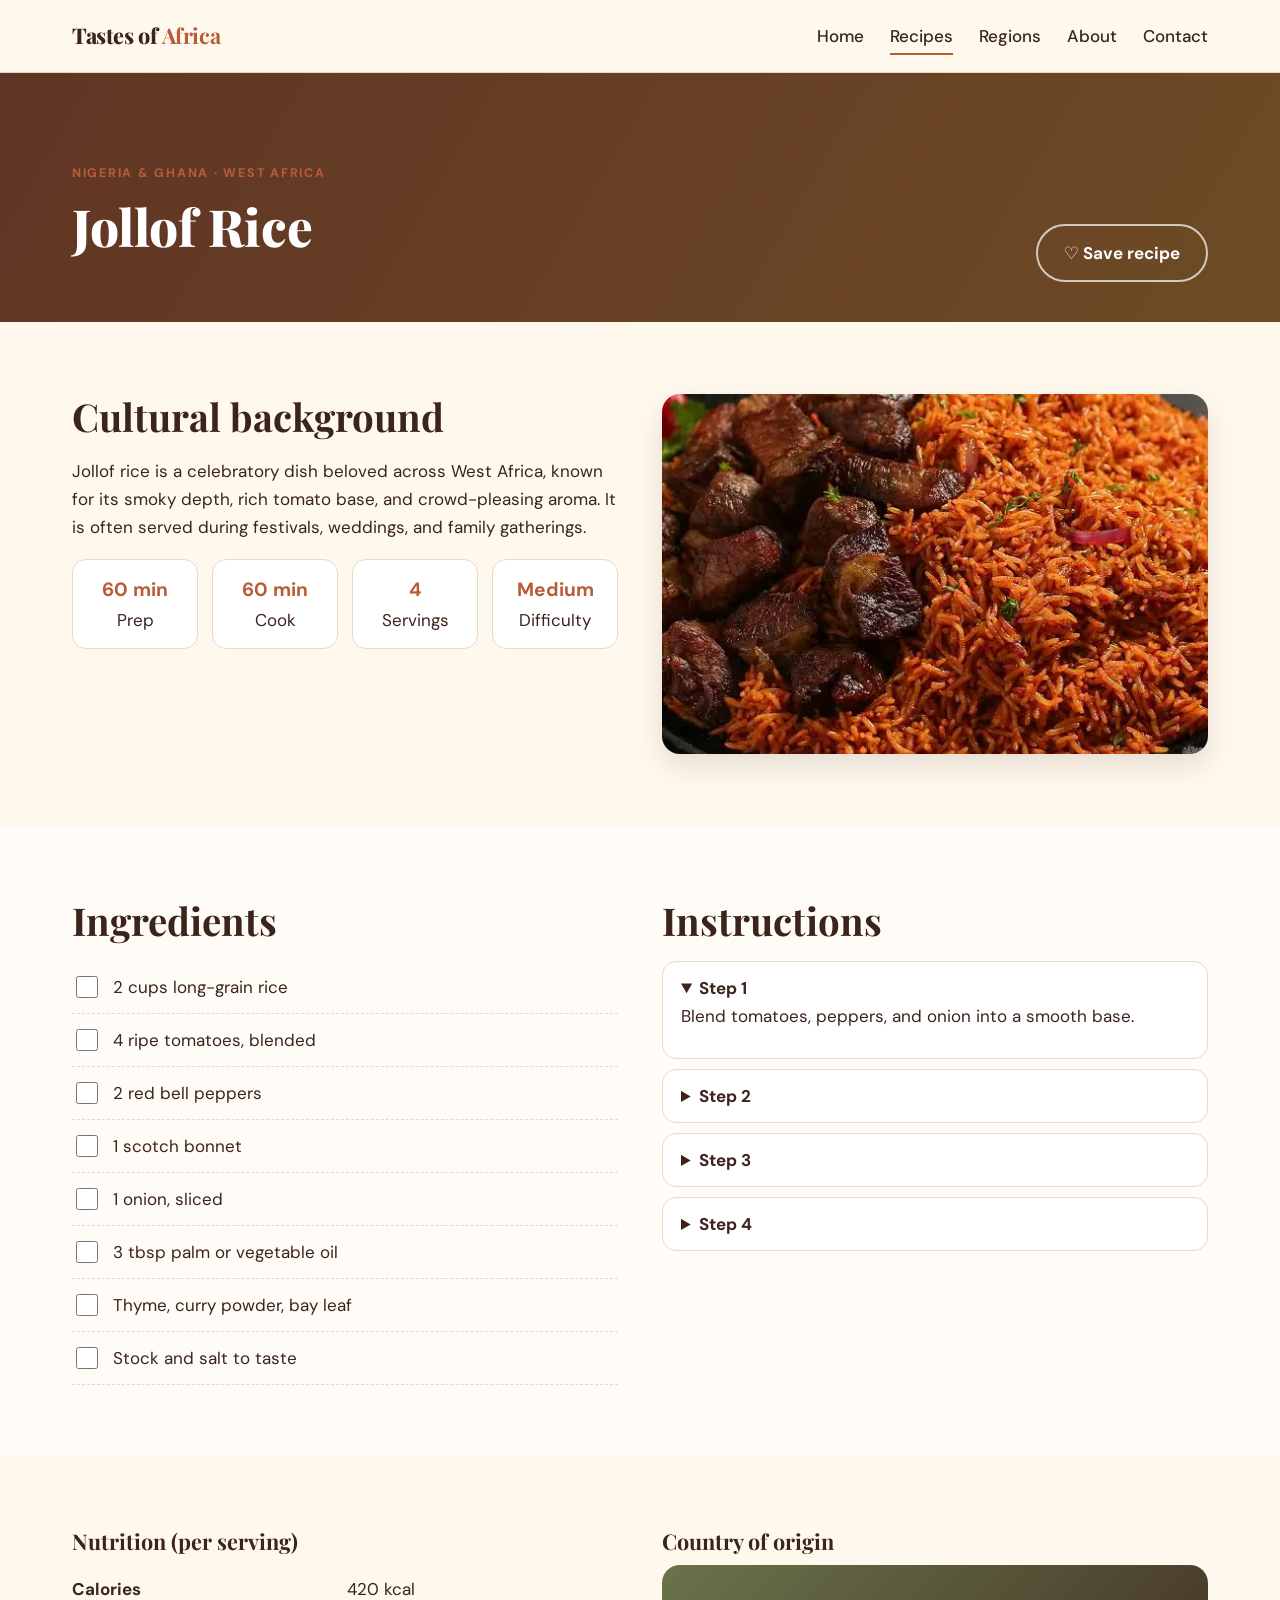
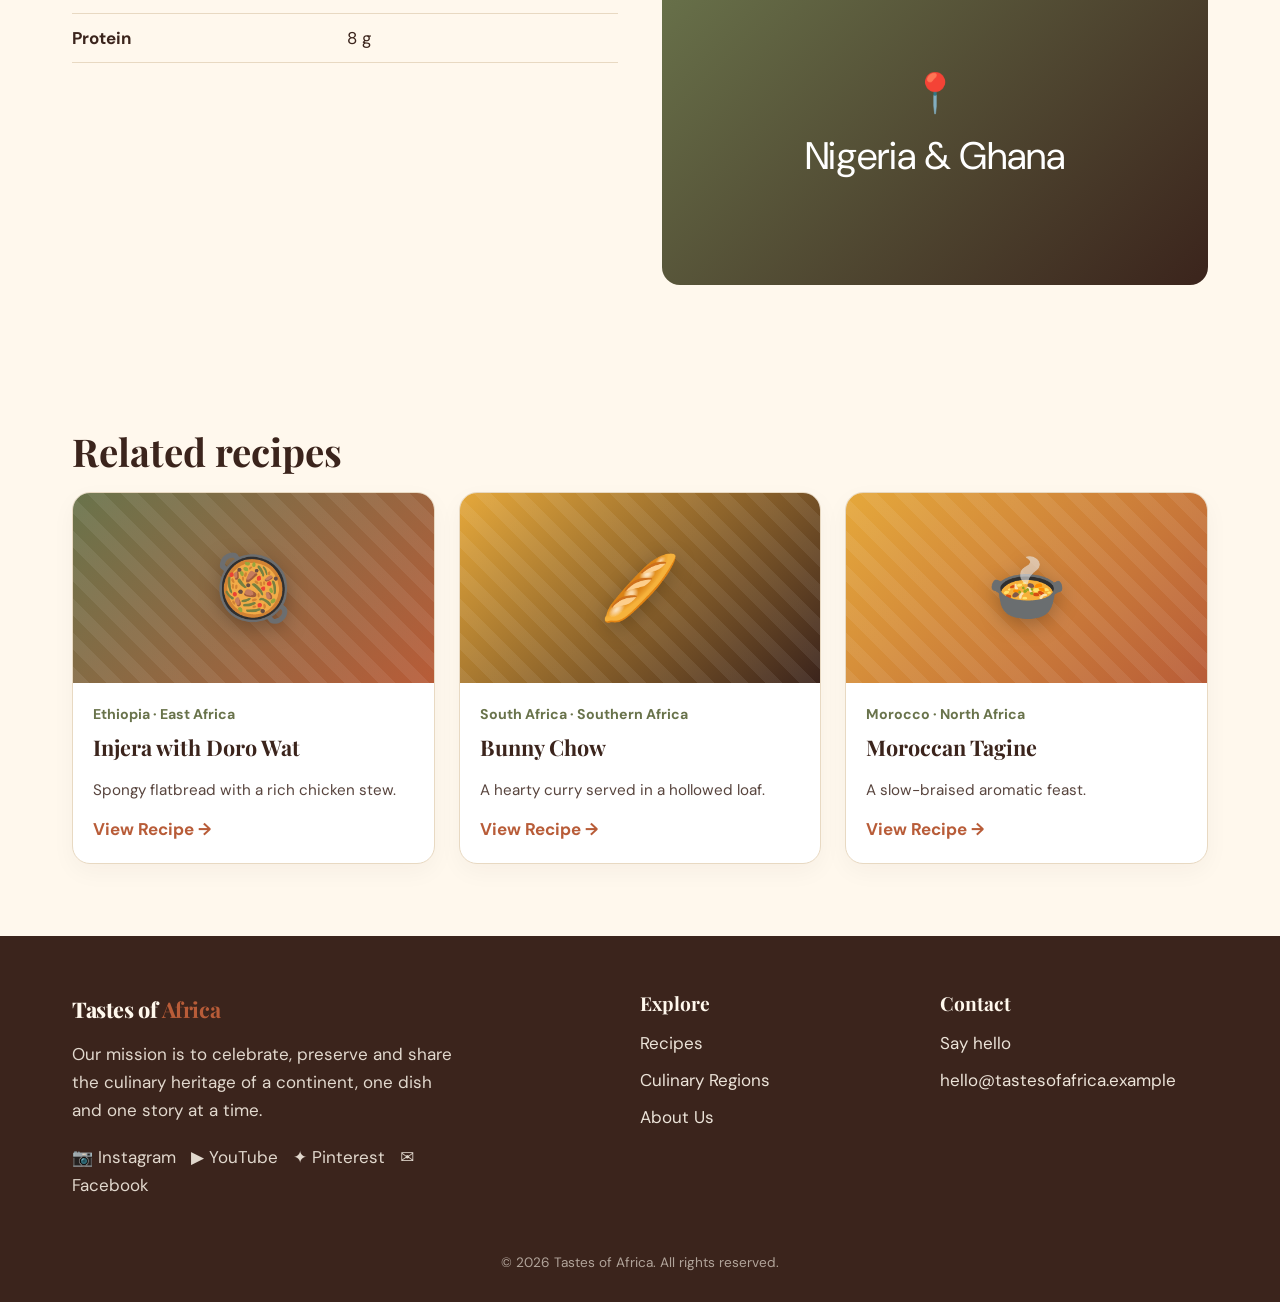
<file: taste_of_africa_website_project/pages/recipes/jollof-rice.html>
<!DOCTYPE html>
<html lang="en">
  <head>
    <meta charset="UTF-8" />
    <meta name="viewport" content="width=device-width, initial-scale=1.0" />
    <meta
      name="description"
      content="Learn how to make Jollof Rice, a beloved West African rice dish rich with tomatoes, peppers, and warming spices."
    />
    <title>Jollof Rice | Tastes of Africa</title>
    <link rel="preconnect" href="https://fonts.googleapis.com" />
    <link rel="preconnect" href="https://fonts.gstatic.com" crossorigin />
    <link
      href="https://fonts.googleapis.com/css2?family=DM+Sans:wght@400;500;700&family=Playfair+Display:wght@600;800&display=swap"
      rel="stylesheet"
    />
    <link rel="stylesheet" href="../../css/styles.css" />
    <script src="../../js/script.js" defer></script>
  </head>
  <body>
    <header class="site-header">
      <div class="wrap nav">
        <a href="../../index.html" class="logo" aria-label="Tastes of Africa home">Tastes of <b>Africa</b></a>

        <button class="burger" type="button" aria-label="Open menu" aria-expanded="false">
          ☰
        </button>

        <nav aria-label="Main navigation">
          <ul id="site-menu" class="site-menu">
            <li><a href="../../index.html">Home</a></li>
            <li><a href="../recipes.html" aria-current="page">Recipes</a></li>
            <li><a href="../regions.html">Regions</a></li>
            <li><a href="../about.html">About</a></li>
            <li><a href="../contact.html">Contact</a></li>
          </ul>
        </nav>
      </div>
    </header>

    <main class="recipe-detail-shell">
      <section class="recipe-hero" style="background: linear-gradient(rgba(59,36,28,.7),rgba(59,36,28,.7)),linear-gradient(120deg,#B85C38,#E5A83B)">
        <div class="wrap recipe-hero-content">
          <div>
            <div class="eyebrow">Nigeria &amp; Ghana · West Africa</div>
            <h1>Jollof Rice</h1>
          </div>
          <button type="button" class="btn btn-ghost" aria-label="Save Jollof Rice to favorites">♡ Save recipe</button>
        </div>
      </section>

      <section>
        <div class="wrap detail-grid">
          <div>
            <h2>Cultural background</h2>
            <p>
              Jollof rice is a celebratory dish beloved across West Africa, known for its smoky depth, rich tomato
              base, and crowd-pleasing aroma. It is often served during festivals, weddings, and family gatherings.
            </p>

            <div class="detail-stats">
              <div class="detail-stat"><strong>60 min</strong><span>Prep</span></div>
              <div class="detail-stat"><strong>60 min</strong><span>Cook</span></div>
              <div class="detail-stat"><strong>4</strong><span>Servings</span></div>
              <div class="detail-stat"><strong>Medium</strong><span>Difficulty</span></div>
            </div>
          </div>

          <div class="photo-frame">
            <img
              class="recipe-feature-photo"
              src="../../assets/images/Jollof rice.webp"
              alt="Jollof rice, a celebrated West African rice dish"
            />
          </div>
        </div>
      </section>

      <section class="sand">
        <div class="wrap detail-grid">
          <div>
            <h2>Ingredients</h2>
            <ul class="ingredient-list">
              <li class="ingredient-item"><input type="checkbox" /><label>2 cups long-grain rice</label></li>
              <li class="ingredient-item"><input type="checkbox" /><label>4 ripe tomatoes, blended</label></li>
              <li class="ingredient-item"><input type="checkbox" /><label>2 red bell peppers</label></li>
              <li class="ingredient-item"><input type="checkbox" /><label>1 scotch bonnet</label></li>
              <li class="ingredient-item"><input type="checkbox" /><label>1 onion, sliced</label></li>
              <li class="ingredient-item"><input type="checkbox" /><label>3 tbsp palm or vegetable oil</label></li>
              <li class="ingredient-item"><input type="checkbox" /><label>Thyme, curry powder, bay leaf</label></li>
              <li class="ingredient-item"><input type="checkbox" /><label>Stock and salt to taste</label></li>
            </ul>
          </div>

          <div>
            <h2>Instructions</h2>
            <details class="details-panel" open>
              <summary>Step 1</summary>
              <p>Blend tomatoes, peppers, and onion into a smooth base.</p>
            </details>
            <details class="details-panel">
              <summary>Step 2</summary>
              <p>Fry the base in oil until it darkens and the oil rises, about 25 minutes.</p>
            </details>
            <details class="details-panel">
              <summary>Step 3</summary>
              <p>Add stock and spices, then stir in washed rice.</p>
            </details>
            <details class="details-panel">
              <summary>Step 4</summary>
              <p>Cover tightly and steam on low heat until tender. Rest for 10 minutes before serving.</p>
            </details>
          </div>
        </div>
      </section>

      <section>
        <div class="wrap detail-grid">
          <div>
            <h3>Nutrition (per serving)</h3>
            <table class="nutrition-table">
              <tr><th>Calories</th><td>420 kcal</td></tr>
              <tr><th>Protein</th><td>8 g</td></tr>
            </table>
          </div>
          <div>
            <h3>Country of origin</h3>
            <div class="map-placeholder" aria-label="Nigera and Ghana map placeholder">📍<br />Nigeria &amp; Ghana</div>
          </div>
        </div>
      </section>

      <section>
        <div class="wrap">
          <h2>Related recipes</h2>
          <div class="related-grid">
            <article class="card">
              <div class="card-image ph" style="background: linear-gradient(135deg, #69734B, #B85C38);"><span aria-hidden="true">🥘</span></div>
              <div class="card-body"><small>Ethiopia · East Africa</small><h3>Injera with Doro Wat</h3><p>Spongy flatbread with a rich chicken stew.</p><a href="injera.html" class="lnk">View Recipe →</a></div>
            </article>
            <article class="card">
              <div class="card-image ph" style="background: linear-gradient(135deg, #E5A83B, #3B241C);"><span aria-hidden="true">🥖</span></div>
              <div class="card-body"><small>South Africa · Southern Africa</small><h3>Bunny Chow</h3><p>A hearty curry served in a hollowed loaf.</p><a href="bunny-chow.html" class="lnk">View Recipe →</a></div>
            </article>
            <article class="card">
              <div class="card-image ph" style="background: linear-gradient(135deg, #E5A83B, #B85C38);"><span aria-hidden="true">🍲</span></div>
              <div class="card-body"><small>Morocco · North Africa</small><h3>Moroccan Tagine</h3><p>A slow-braised aromatic feast.</p><a href="moroccan-tagine.html" class="lnk">View Recipe →</a></div>
            </article>
          </div>
        </div>
      </section>
    </main>

    <footer class="site-footer">
      <div class="wrap footer-content">
        <div class="footer-brand"><div class="logo footer-logo">Tastes of <b>Africa</b></div><p>Our mission is to celebrate, preserve and share the culinary heritage of a continent, one dish and one story at a time.</p><p class="socials" aria-label="Social media">📷 Instagram &nbsp; ▶ YouTube &nbsp; ✦ Pinterest &nbsp; ✉ Facebook</p></div>
        <div><h3>Explore</h3><ul><li><a href="../recipes.html">Recipes</a></li><li><a href="../regions.html">Culinary Regions</a></li><li><a href="../about.html">About Us</a></li></ul></div>
        <div><h3>Contact</h3><ul><li><a href="../contact.html">Say hello</a></li><li>hello@tastesofafrica.example</li></ul></div>
      </div>
      <p class="copyright">© 2026 Tastes of Africa. All rights reserved.</p>
    </footer>
  </body>
</html>
</file>
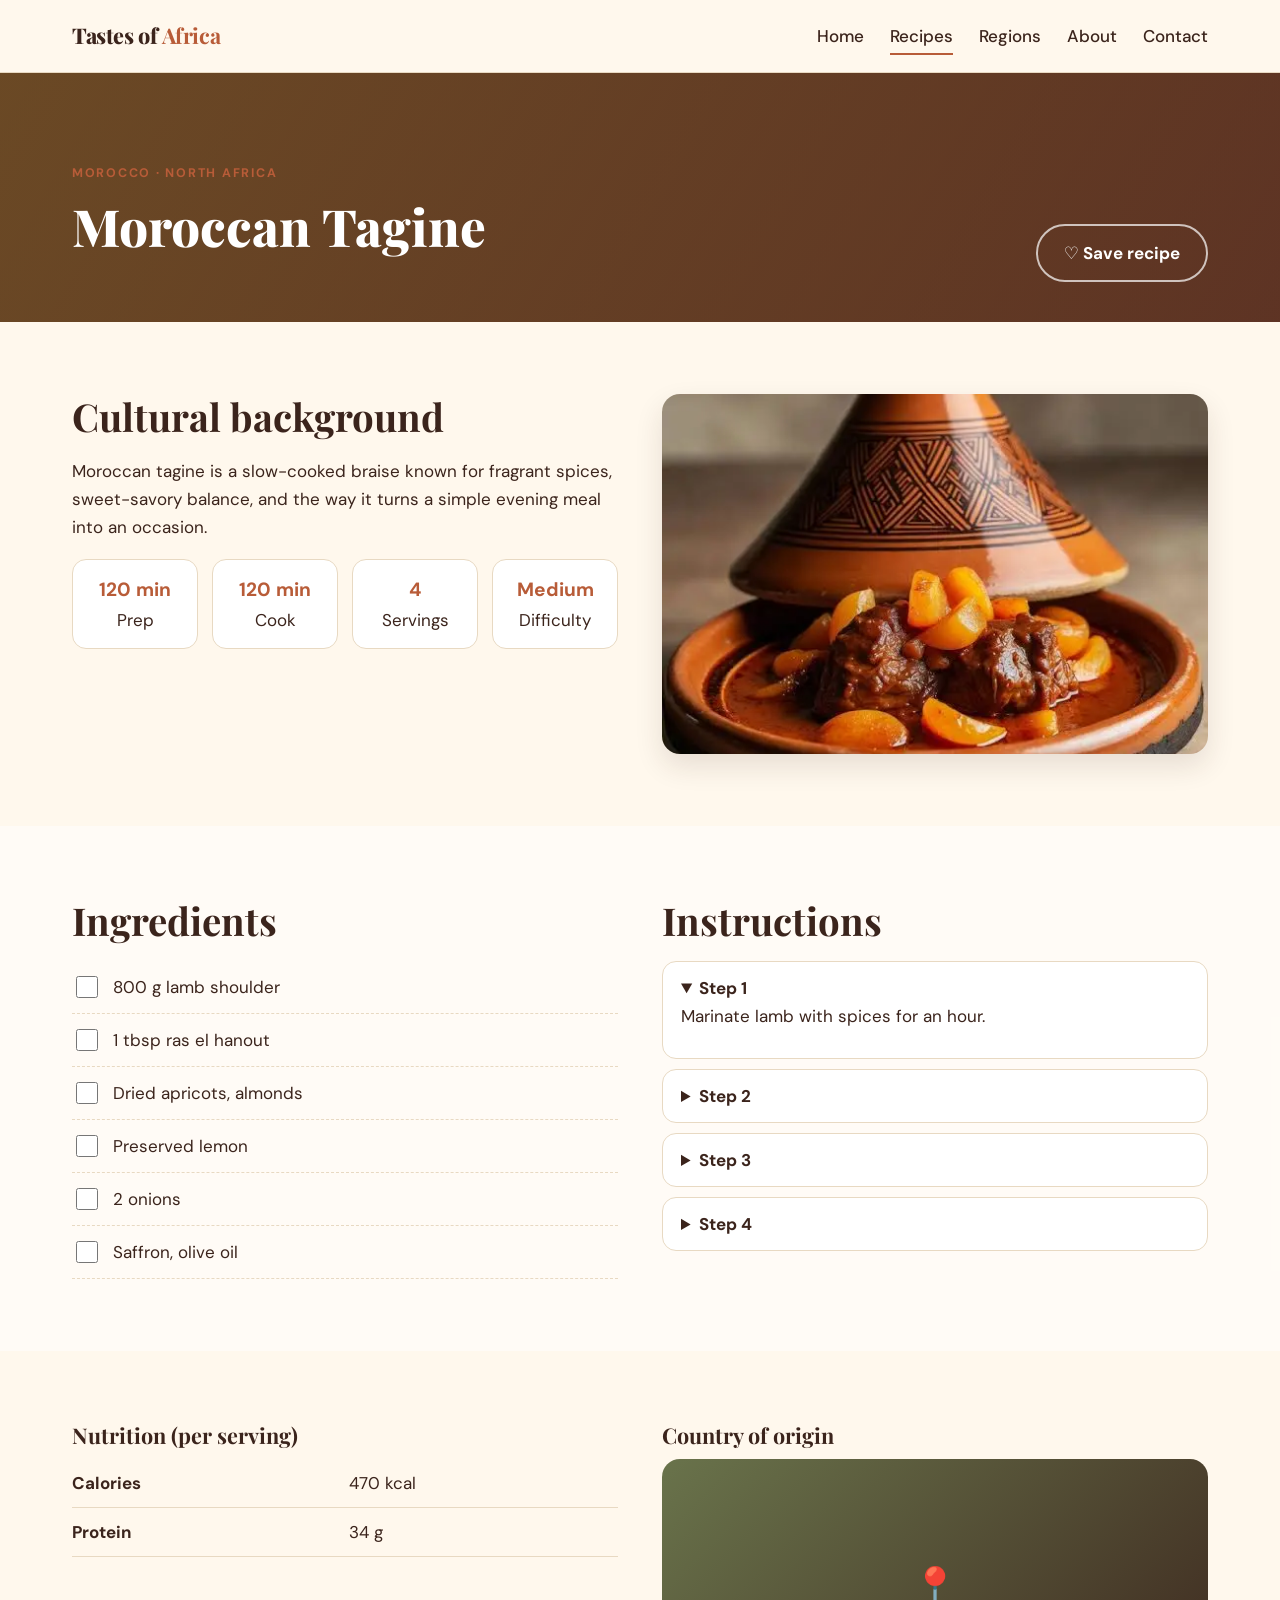
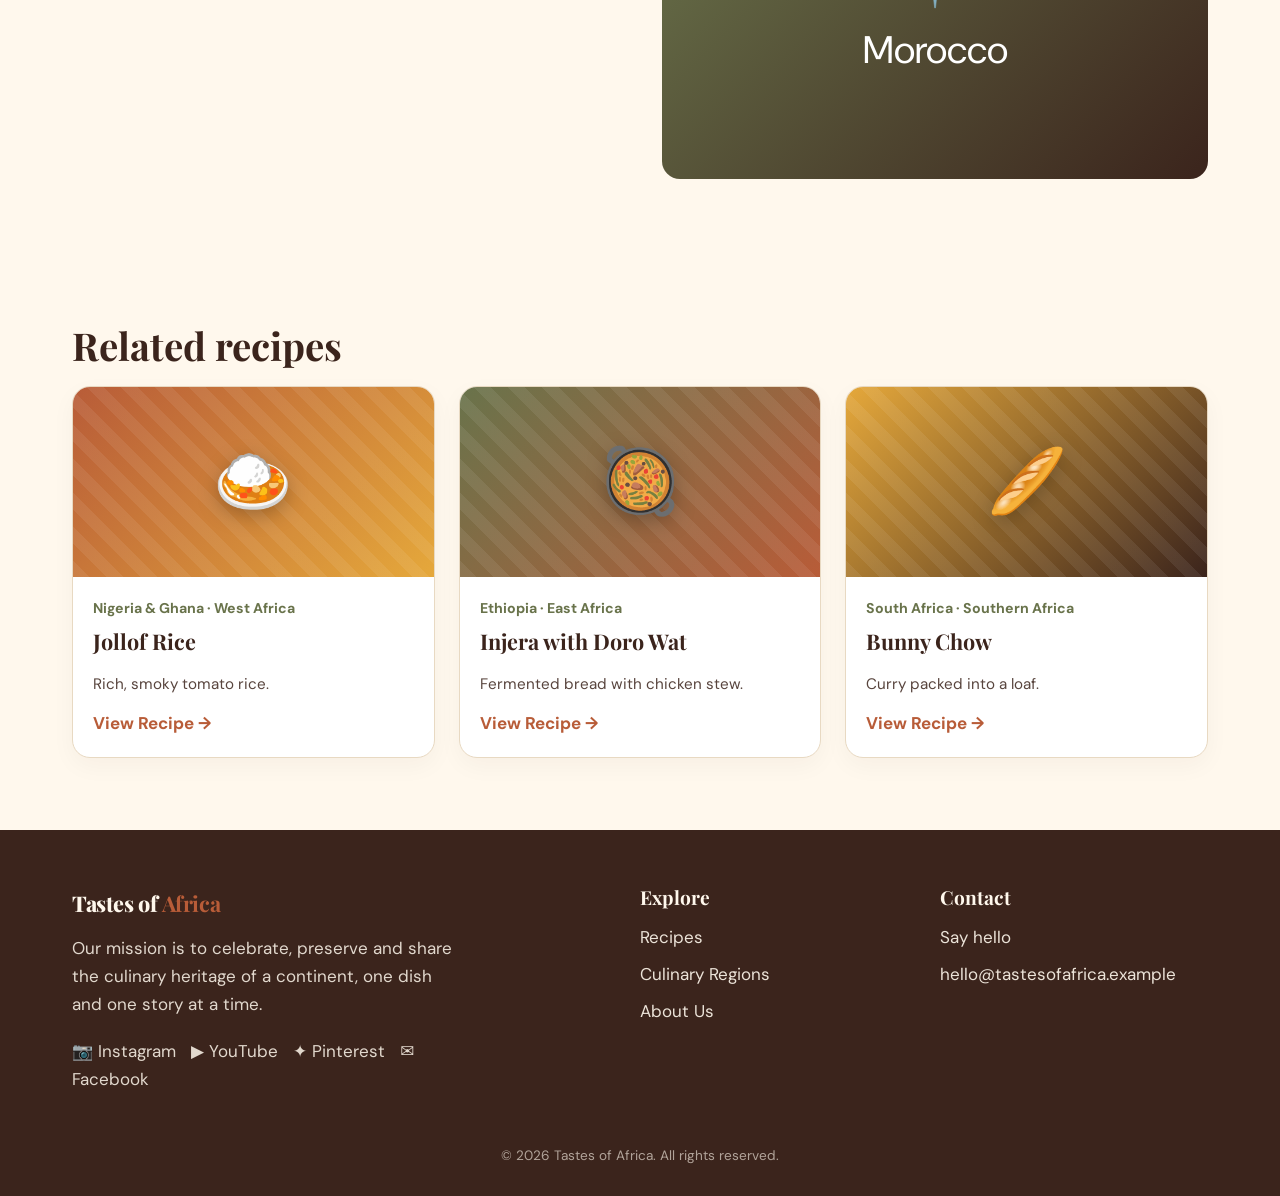
<file: taste_of_africa_website_project/pages/recipes/moroccan-tagine.html>
<!DOCTYPE html>
<html lang="en">
  <head>
    <meta charset="UTF-8" />
    <meta name="viewport" content="width=device-width, initial-scale=1.0" />
    <meta name="description" content="Discover the rich, aromatic Moroccan tagine with lamb, apricots, and warm spices." />
    <title>Moroccan Tagine | Tastes of Africa</title>
    <link rel="preconnect" href="https://fonts.googleapis.com" />
    <link rel="preconnect" href="https://fonts.gstatic.com" crossorigin />
    <link href="https://fonts.googleapis.com/css2?family=DM+Sans:wght@400;500;700&family=Playfair+Display:wght@600;800&display=swap" rel="stylesheet" />
    <link rel="stylesheet" href="../../css/styles.css" />
    <script src="../../js/script.js" defer></script>
  </head>
  <body>
    <header class="site-header"><div class="wrap nav"><a href="../../index.html" class="logo" aria-label="Tastes of Africa home">Tastes of <b>Africa</b></a><button class="burger" type="button" aria-label="Open menu" aria-expanded="false">☰</button><nav aria-label="Main navigation"><ul id="site-menu" class="site-menu"><li><a href="../../index.html">Home</a></li><li><a href="../recipes.html" aria-current="page">Recipes</a></li><li><a href="../regions.html">Regions</a></li><li><a href="../about.html">About</a></li><li><a href="../contact.html">Contact</a></li></ul></nav></div></header>
    <main class="recipe-detail-shell">
      <section class="recipe-hero" style="background: linear-gradient(rgba(59,36,28,.72),rgba(59,36,28,.72)),linear-gradient(120deg,#E5A83B,#B85C38)">
        <div class="wrap recipe-hero-content"><div><div class="eyebrow">Morocco · North Africa</div><h1>Moroccan Tagine</h1></div><button type="button" class="btn btn-ghost" aria-label="Save Moroccan Tagine to favorites">♡ Save recipe</button></div>
      </section>
      <section>
        <div class="wrap detail-grid">
          <div>
            <h2>Cultural background</h2>
            <p>Moroccan tagine is a slow-cooked braise known for fragrant spices, sweet-savory balance, and the way it turns a simple evening meal into an occasion.</p>
            <div class="detail-stats"><div class="detail-stat"><strong>120 min</strong><span>Prep</span></div><div class="detail-stat"><strong>120 min</strong><span>Cook</span></div><div class="detail-stat"><strong>4</strong><span>Servings</span></div><div class="detail-stat"><strong>Medium</strong><span>Difficulty</span></div></div>
          </div>
          <div class="photo-frame">
            <img
              class="recipe-feature-photo"
              src="../../assets/images/tagine.webp"
              alt="Moroccan tagine, a fragrant North African braise"
            />
          </div>
        </div>
      </section>
      <section class="sand">
        <div class="wrap detail-grid">
          <div>
            <h2>Ingredients</h2>
            <ul class="ingredient-list">
              <li class="ingredient-item"><input type="checkbox" /><label>800 g lamb shoulder</label></li>
              <li class="ingredient-item"><input type="checkbox" /><label>1 tbsp ras el hanout</label></li>
              <li class="ingredient-item"><input type="checkbox" /><label>Dried apricots, almonds</label></li>
              <li class="ingredient-item"><input type="checkbox" /><label>Preserved lemon</label></li>
              <li class="ingredient-item"><input type="checkbox" /><label>2 onions</label></li>
              <li class="ingredient-item"><input type="checkbox" /><label>Saffron, olive oil</label></li>
            </ul>
          </div>
          <div>
            <h2>Instructions</h2>
            <details class="details-panel" open><summary>Step 1</summary><p>Marinate lamb with spices for an hour.</p></details>
            <details class="details-panel"><summary>Step 2</summary><p>Brown with onions in the tagine base.</p></details>
            <details class="details-panel"><summary>Step 3</summary><p>Add water, cover, and braise on low heat.</p></details>
            <details class="details-panel"><summary>Step 4</summary><p>Add apricots and lemon for the final 20 minutes.</p></details>
          </div>
        </div>
      </section>
      <section>
        <div class="wrap detail-grid">
          <div><h3>Nutrition (per serving)</h3><table class="nutrition-table"><tr><th>Calories</th><td>470 kcal</td></tr><tr><th>Protein</th><td>34 g</td></tr></table></div>
          <div><h3>Country of origin</h3><div class="map-placeholder" aria-label="Morocco map placeholder">📍<br />Morocco</div></div>
        </div>
      </section>
      <section>
        <div class="wrap"><h2>Related recipes</h2><div class="related-grid"><article class="card"><div class="card-image ph" style="background: linear-gradient(135deg, #B85C38, #E5A83B);"><span aria-hidden="true">🍛</span></div><div class="card-body"><small>Nigeria &amp; Ghana · West Africa</small><h3>Jollof Rice</h3><p>Rich, smoky tomato rice.</p><a href="jollof-rice.html" class="lnk">View Recipe →</a></div></article><article class="card"><div class="card-image ph" style="background: linear-gradient(135deg, #69734B, #B85C38);"><span aria-hidden="true">🥘</span></div><div class="card-body"><small>Ethiopia · East Africa</small><h3>Injera with Doro Wat</h3><p>Fermented bread with chicken stew.</p><a href="injera.html" class="lnk">View Recipe →</a></div></article><article class="card"><div class="card-image ph" style="background: linear-gradient(135deg, #E5A83B, #3B241C);"><span aria-hidden="true">🥖</span></div><div class="card-body"><small>South Africa · Southern Africa</small><h3>Bunny Chow</h3><p>Curry packed into a loaf.</p><a href="bunny-chow.html" class="lnk">View Recipe →</a></div></article></div></div>
      </section>
    </main>
    <footer class="site-footer"><div class="wrap footer-content"><div class="footer-brand"><div class="logo footer-logo">Tastes of <b>Africa</b></div><p>Our mission is to celebrate, preserve and share the culinary heritage of a continent, one dish and one story at a time.</p><p class="socials" aria-label="Social media">📷 Instagram &nbsp; ▶ YouTube &nbsp; ✦ Pinterest &nbsp; ✉ Facebook</p></div><div><h3>Explore</h3><ul><li><a href="../recipes.html">Recipes</a></li><li><a href="../regions.html">Culinary Regions</a></li><li><a href="../about.html">About Us</a></li></ul></div><div><h3>Contact</h3><ul><li><a href="../contact.html">Say hello</a></li><li>hello@tastesofafrica.example</li></ul></div></div><p class="copyright">© 2026 Tastes of Africa. All rights reserved.</p></footer>
  </body>
</html>
</file>
<file: taste_of_africa_website_project/css/styles.css>
:root {
  --bg: #fff8ed;
  --ink: #3b241c;
  --card: #ffffff;
  --dark: #3b241c;
  --terra: #b85c38;
  --gold: #e5a83b;
  --olive: #69734b;
  --line: #e8d9c2;
  --shadow: rgba(59, 36, 28, 0.14);
  --radius: 18px;
}

* {
  box-sizing: border-box;
}

html {
  scroll-behavior: smooth;
}

body {
  margin: 0;
  min-height: 100vh;
  background: var(--bg);
  color: var(--ink);
  font-family: "DM Sans", system-ui, -apple-system, BlinkMacSystemFont, "Segoe UI", sans-serif;
  line-height: 1.65;
  font-size: 17px;
}

img,
svg {
  max-width: 100%;
  display: block;
}

button,
input,
textarea {
  font: inherit;
}

a {
  color: inherit;
  text-decoration: none;
}

h1,
h2,
h3 {
  margin: 0 0 0.5em;
  font-family: "Playfair Display", Georgia, serif;
  line-height: 1.15;
}

h1 {
  font-size: clamp(2.5rem, 4vw, 4.4rem);
  font-weight: 800;
}

h2 {
  font-size: clamp(1.9rem, 3vw, 2.8rem);
}

h3 {
  font-size: 1.35rem;
}

p {
  margin: 0 0 1rem;
}

:focus-visible {
  outline: 3px solid var(--gold);
  outline-offset: 3px;
  border-radius: 6px;
}

.wrap {
  max-width: 1180px;
  margin: 0 auto;
  padding: 0 22px;
}

section {
  padding: 72px 0;
}

.eyebrow {
  margin-bottom: 0.85rem;
  color: var(--terra);
  font-size: 0.78rem;
  font-weight: 700;
  letter-spacing: 0.14em;
  text-transform: uppercase;
}

.site-header {
  position: sticky;
  top: 0;
  z-index: 100;
  background: rgba(255, 248, 237, 0.96);
  backdrop-filter: blur(6px);
  border-bottom: 1px solid var(--line);
}

.nav {
  display: flex;
  align-items: center;
  justify-content: space-between;
  min-height: 72px;
}

.logo {
  font-family: "Playfair Display", Georgia, serif;
  font-size: 1.35rem;
  font-weight: 800;
  letter-spacing: -0.02em;
}

.logo b {
  color: var(--terra);
}

.site-menu {
  display: flex;
  align-items: center;
  gap: 26px;
  margin: 0;
  padding: 0;
  list-style: none;
}

.site-menu a {
  position: relative;
  padding: 6px 0;
  font-weight: 500;
  border-bottom: 2px solid transparent;
  transition: border-color 0.2s ease;
}

.site-menu a:hover,
.site-menu a[aria-current="page"] {
  border-color: var(--terra);
}

.burger {
  display: none;
  width: 46px;
  height: 46px;
  border: 1px solid var(--line);
  border-radius: 12px;
  background: transparent;
  color: var(--ink);
  font-size: 1.4rem;
  cursor: pointer;
}

.btn {
  display: inline-flex;
  align-items: center;
  justify-content: center;
  padding: 13px 26px;
  border: 2px solid var(--terra);
  border-radius: 999px;
  background: var(--terra);
  color: #fff;
  font-weight: 700;
  transition: background-color 0.2s ease, border-color 0.2s ease, transform 0.2s ease;
}

.btn:hover {
  background: #9c4a2b;
  border-color: #9c4a2b;
  transform: translateY(-1px);
}

.btn-ghost {
  background: transparent;
  border-color: rgba(255, 255, 255, 0.7);
  color: #fff;
}

.btn-ghost:hover {
  background: rgba(255, 255, 255, 0.1);
}

.hero {
  background: linear-gradient(rgba(59, 36, 28, 0.78), rgba(59, 36, 28, 0.62)),
    linear-gradient(120deg, #b85c38, #e5a83b 60%, #69734b);
  color: #fff;
  padding: 120px 0;
}

.page-hero {
  background: var(--dark);
  color: #fff8ed;
  padding: 80px 0 64px;
}

.page-hero p {
  max-width: 640px;
  opacity: 0.88;
}

.hero p {
  max-width: 600px;
  margin-bottom: 0;
  font-size: 1.2rem;
  opacity: 0.95;
}

.hero-actions {
  display: flex;
  flex-wrap: wrap;
  gap: 14px;
  margin-top: 28px;
}

.search-label {
  display: block;
  margin: 0 0 0.5rem;
  font-weight: 700;
}

.search-input {
  width: min(440px, 100%);
  padding: 13px 16px;
  border: 2px solid var(--line);
  border-radius: 14px;
  background: var(--card);
  color: var(--ink);
}

.search-input:focus {
  outline: none;
  border-color: var(--terra);
  box-shadow: 0 0 0 4px rgba(184, 92, 56, 0.22);
}

.filter-row {
  display: flex;
  flex-wrap: wrap;
  gap: 12px;
  margin: 22px 0;
}

.filter-chip {
  padding: 10px 20px;
  border: 2px solid var(--line);
  border-radius: 999px;
  background: var(--card);
  color: var(--ink);
  font-weight: 500;
  cursor: pointer;
  transition: all 0.2s ease;
}

.filter-chip.is-active,
.filter-chip:hover {
  background: var(--terra);
  border-color: var(--terra);
  color: #fff;
}

.results-count {
  margin-bottom: 1.2rem;
  font-size: 0.95rem;
  opacity: 0.8;
}

.section-heading {
  margin-bottom: 1.5rem;
}

.card-grid {
  display: grid;
  gap: 26px;
}

.grid-4 {
  grid-template-columns: repeat(4, minmax(0, 1fr));
}

.grid-3 {
  grid-template-columns: repeat(3, minmax(0, 1fr));
}

.card {
  display: flex;
  flex-direction: column;
  background: var(--card);
  border: 1px solid var(--line);
  border-radius: var(--radius);
  overflow: hidden;
  box-shadow: 0 8px 24px rgba(59, 36, 28, 0.04);
  transition: transform 0.2s ease, box-shadow 0.2s ease;
}

.card:hover {
  transform: translateY(-4px);
  box-shadow: 0 14px 30px rgba(59, 36, 28, 0.12);
}

.card-body {
  display: flex;
  flex: 1;
  flex-direction: column;
  gap: 8px;
  padding: 20px;
}

.card-body small {
  color: var(--olive);
  font-weight: 700;
}

.card-body p {
  margin: 0;
  font-size: 0.95rem;
  opacity: 0.85;
}

.meta {
  font-size: 0.85rem;
  opacity: 0.8;
}

.lnk {
  margin-top: auto;
  padding-top: 4px;
  color: var(--terra);
  font-weight: 700;
}

.lnk:hover {
  text-decoration: underline;
}

.ph {
  position: relative;
  display: grid;
  place-items: center;
  min-height: 190px;
  overflow: hidden;
  background-size: cover;
  background-position: center;
  color: white;
}

.ph::after {
  content: "";
  position: absolute;
  inset: 0;
  background: repeating-linear-gradient(
    45deg,
    rgba(255, 255, 255, 0.07) 0,
    rgba(255, 255, 255, 0.07) 12px,
    transparent 12px,
    transparent 24px
  );
}

.ph > * {
  position: relative;
  z-index: 1;
}

.ph span {
  font-size: 4rem;
  filter: drop-shadow(0 6px 10px rgba(0, 0, 0, 0.25));
}

.card-image {
  height: 190px;
}

.card-thumb,
.recipe-feature-photo {
  width: 100%;
  height: 100%;
  object-fit: cover;
  display: block;
}

.photo-frame {
  height: 360px;
  overflow: hidden;
  border-radius: var(--radius);
  box-shadow: 0 12px 28px rgba(59, 36, 28, 0.12);
}

.image-jollof {
  background: linear-gradient(135deg, #b85c38, #e5a83b);
}

.image-injera {
  background: linear-gradient(135deg, #69734b, #b85c38);
}

.image-tagine {
  background: linear-gradient(135deg, #e5a83b, #b85c38);
}

.image-isombe {
  background: linear-gradient(135deg, #69734b, #3b241c);
}

.image-story-1,
.image-story-2,
.image-story-3 {
  height: 160px;
}

.image-story-1 {
  background: linear-gradient(135deg, #b85c38, #e5a83b);
}

.image-story-2 {
  background: linear-gradient(135deg, #69734b, #e5a83b);
}

.image-story-3 {
  background: linear-gradient(135deg, #e5a83b, #3b241c);
}

.heart {
  position: absolute;
  top: 12px;
  right: 12px;
  width: 44px;
  height: 44px;
  border: 0;
  border-radius: 50%;
  background: rgba(255, 255, 255, 0.92);
  color: #b9a89c;
  font-size: 1.3rem;
  cursor: pointer;
  z-index: 2;
}

.heart:hover {
  transform: scale(1.08);
}

.heart.is-favorited {
  background: var(--terra);
  color: #fff;
}

.region-card {
  display: grid;
  place-items: end start;
  min-height: 300px;
  padding: 22px;
  border-radius: var(--radius);
  color: #fff;
  text-decoration: none;
  border: 1px solid rgba(255, 255, 255, 0.1);
}

.region-card span {
  position: absolute;
  top: 1.4rem;
  left: 1.4rem;
  font-size: 4rem;
}

.region-text {
  position: relative;
  z-index: 1;
  width: 100%;
  margin-top: auto;
  padding: 22px 0 0;
  background: linear-gradient(transparent, rgba(30, 16, 10, 0.85));
}

.region-text h3,
.region-text p,
.region-text b {
  margin: 0;
}

.region-text p {
  margin: 8px 0 10px;
  font-size: 0.9rem;
  opacity: 0.95;
}

.region-west {
  background: linear-gradient(135deg, #b85c38, #e5a83b);
}

.region-east {
  background: linear-gradient(135deg, #69734b, #e5a83b);
}

.region-north {
  background: linear-gradient(135deg, #e5a83b, #3b241c);
}

.sand {
  background: rgba(255, 255, 255, 0.5);
}

.tag {
  display: inline-block;
  align-self: flex-start;
  padding: 4px 12px;
  border-radius: 999px;
  background: var(--gold);
  color: var(--dark);
  font-size: 0.75rem;
  font-weight: 700;
}

.dark {
  background: var(--dark);
  color: #fff8ed;
}

.dark .eyebrow {
  color: var(--gold);
}

.dark h2,
.dark p {
  color: #fff8ed;
}

.feature-video {
  display: grid;
  grid-template-columns: 1.2fr 1fr;
  gap: 40px;
  align-items: center;
}

.video-placeholder {
  height: 420px;
  border-radius: var(--radius);
  overflow: hidden;
  background: linear-gradient(135deg, #69734b, #3b241c);
  box-shadow: 0 12px 28px rgba(59, 36, 28, 0.14);
}

.youtube-video {
  width: 100%;
  height: 100%;
  border: 0;
  display: block;
}

.play-button {
  width: 84px;
  height: 84px;
  border: 0;
  border-radius: 50%;
  background: var(--gold);
  color: var(--dark);
  font-size: 2rem;
  cursor: pointer;
}

.newsletter-section {
  padding-top: 54px;
  padding-bottom: 72px;
}

.newsletter-wrap {
  max-width: 720px;
  text-align: center;
}

.newsletter-form {
  display: flex;
  flex-wrap: wrap;
  justify-content: center;
  gap: 10px;
  margin-top: 18px;
}

.newsletter-form input {
  flex: 1 1 220px;
  width: auto;
  min-width: 220px;
  padding: 13px 16px;
  border: 2px solid var(--line);
  border-radius: 14px;
  background: var(--card);
  color: var(--ink);
}

.newsletter-form input:focus {
  outline: none;
  border-color: var(--terra);
  box-shadow: 0 0 0 4px rgba(184, 92, 56, 0.22);
}

.newsletter-status {
  min-height: 1.5em;
  margin-top: 12px;
  font-weight: 500;
}

.site-footer {
  background: var(--dark);
  color: #fff8ed;
  padding: 56px 0 28px;
}

.footer-content {
  display: grid;
  grid-template-columns: 2fr 1fr 1fr;
  gap: 32px;
}

.footer-brand p {
  max-width: 380px;
  opacity: 0.85;
}

.footer-logo {
  display: inline-block;
  margin-bottom: 0.75rem;
  color: #fff8ed;
}

.socials {
  margin-top: 1.2rem;
}

.site-footer h3 {
  margin-bottom: 0.9rem;
  font-size: 1.2rem;
}

.site-footer ul {
  margin: 0;
  padding: 0;
  list-style: none;
}

.site-footer li {
  margin-bottom: 0.55rem;
  opacity: 0.9;
}

.site-footer a {
  text-decoration: none;
}

.copyright {
  margin: 36px auto 0;
  text-align: center;
  opacity: 0.6;
  font-size: 0.85rem;
}

.sr-only {
  position: absolute;
  width: 1px;
  height: 1px;
  padding: 0;
  margin: -1px;
  overflow: hidden;
  clip: rect(0, 0, 0, 0);
  white-space: nowrap;
  border: 0;
}

.region-story {
  display: grid;
  grid-template-columns: 1fr 1fr;
  gap: 48px;
  align-items: center;
}

.region-visual {
  min-height: 420px;
  border-radius: var(--radius);
  display: grid;
  place-items: center;
  color: #fff;
  font-size: 5rem;
  box-shadow: 0 12px 28px rgba(59, 36, 28, 0.14);
}

.region-visual.west {
  background: linear-gradient(135deg, #b85c38, #e5a83b);
}

.region-visual.east {
  background: linear-gradient(135deg, #69734b, #e5a83b);
}

.region-visual.north {
  background: linear-gradient(135deg, #e5a83b, #3b241c);
}

.region-facts {
  display: flex;
  flex-wrap: wrap;
  gap: 10px;
  margin-top: 1rem;
}

.region-tag {
  display: inline-block;
  padding: 5px 12px;
  border-radius: 999px;
  background: var(--gold);
  color: var(--dark);
  font-size: 0.75rem;
  font-weight: 700;
}

.about-grid {
  display: grid;
  grid-template-columns: 1fr 1fr;
  gap: 48px;
  align-items: center;
}

.about-visual {
  min-height: 380px;
  border-radius: var(--radius);
  display: grid;
  place-items: center;
  overflow: hidden;
  background: linear-gradient(135deg, #b85c38, #e5a83b);
  color: #fff;
  font-size: 5rem;
  box-shadow: 0 12px 28px rgba(59, 36, 28, 0.12);
}

.about-visual img {
  width: 100%;
  height: 100%;
  object-fit: cover;
  display: block;
}

.info-cards {
  display: grid;
  grid-template-columns: repeat(3, minmax(0, 1fr));
  gap: 24px;
}

.info-card {
  display: flex;
  flex-direction: column;
  gap: 12px;
  padding: 20px;
  background: var(--card);
  border: 1px solid var(--line);
  border-radius: var(--radius);
}

.map-placeholder {
  min-height: 320px;
  display: grid;
  place-items: center;
  border-radius: var(--radius);
  background: linear-gradient(135deg, #69734b, #3b241c);
  color: #fff;
  font-size: 2.4rem;
  text-align: center;
}

.contact-layout {
  display: grid;
  grid-template-columns: 1.2fr 0.8fr;
  gap: 40px;
  align-items: start;
}

.contact-form {
  display: block;
}

.form-field {
  display: block;
  margin: 16px 0 6px;
  font-weight: 700;
}

.text-input,
.select-input,
.textarea-input {
  width: 100%;
  padding: 13px 16px;
  border: 2px solid var(--line);
  border-radius: 14px;
  background: var(--card);
  color: var(--ink);
}

.text-input:focus,
.select-input:focus,
.textarea-input:focus {
  outline: none;
  border-color: var(--terra);
  box-shadow: 0 0 0 4px rgba(184, 92, 56, 0.22);
}

.textarea-input {
  min-height: 130px;
  resize: vertical;
}

.error-message {
  min-height: 1.2em;
  margin-top: 4px;
  color: #c0392b;
  font-size: 0.85rem;
}

.input-error {
  border-color: #c0392b;
  box-shadow: 0 0 0 4px rgba(192, 57, 43, 0.08);
}

.success-box {
  display: none;
  margin-top: 24px;
  padding: 20px 24px;
  border-radius: var(--radius);
  background: var(--olive);
  color: #fff;
}

.success-box.is-visible {
  display: block;
}

.recipe-detail-shell {
  padding-top: 0;
}

.recipe-hero {
  background: linear-gradient(rgba(59, 36, 28, 0.72), rgba(59, 36, 28, 0.72));
  color: #fff;
  padding: 90px 0 40px;
}

.recipe-hero-content {
  display: flex;
  align-items: flex-end;
  justify-content: space-between;
  gap: 16px;
}

.detail-grid {
  display: grid;
  grid-template-columns: 1fr 1fr;
  gap: 44px;
  align-items: start;
}

.detail-stats {
  display: grid;
  grid-template-columns: repeat(4, minmax(0, 1fr));
  gap: 14px;
  margin-top: 18px;
}

.detail-stat {
  display: flex;
  flex-direction: column;
  padding: 14px;
  border: 1px solid var(--line);
  border-radius: 14px;
  background: var(--card);
  text-align: center;
}

.detail-stat strong {
  color: var(--terra);
  font-size: 1.2rem;
}

.ingredient-list {
  margin: 0;
  padding: 0;
  list-style: none;
}

.ingredient-item {
  display: flex;
  align-items: center;
  gap: 12px;
  padding: 12px 0;
  border-bottom: 1px dashed var(--line);
}

.ingredient-item input {
  width: 22px;
  height: 22px;
  accent-color: var(--terra);
}

.ingredient-item label {
  display: inline;
}

.details-panel {
  margin-bottom: 10px;
  background: var(--card);
  border: 1px solid var(--line);
  border-radius: 14px;
  padding: 12px 18px;
}

.details-panel summary {
  cursor: pointer;
  font-weight: 700;
}

.nutrition-table {
  width: 100%;
  border-collapse: collapse;
}

.nutrition-table th,
.nutrition-table td {
  text-align: left;
  padding: 10px 0;
  border-bottom: 1px solid var(--line);
}

.related-grid {
  display: grid;
  grid-template-columns: repeat(3, minmax(0, 1fr));
  gap: 24px;
}

@media (max-width: 960px) {
  .grid-4 {
    grid-template-columns: repeat(2, minmax(0, 1fr));
  }

  .grid-3 {
    grid-template-columns: repeat(2, minmax(0, 1fr));
  }

  .feature-video,
  .about-grid,
  .contact-layout,
  .detail-grid,
  .region-story {
    grid-template-columns: 1fr;
  }

  .info-cards,
  .related-grid {
    grid-template-columns: repeat(2, minmax(0, 1fr));
  }
}

@media (max-width: 720px) {
  section {
    padding: 52px 0;
  }

  .grid-4,
  .grid-3,
  .info-cards,
  .related-grid {
    grid-template-columns: 1fr;
  }

  .burger {
    display: block;
  }

  .site-menu {
    display: none;
    position: absolute;
    top: 72px;
    left: 0;
    right: 0;
    flex-direction: column;
    align-items: flex-start;
    gap: 14px;
    padding: 20px 22px;
    background: rgba(255, 248, 237, 0.98);
    border-bottom: 1px solid var(--line);
  }

  .site-menu.open {
    display: flex;
  }

  .hero {
    padding: 80px 0;
  }

  .video-placeholder {
    height: 260px;
  }

  .footer-content {
    grid-template-columns: 1fr;
  }

  .detail-stats {
    grid-template-columns: repeat(2, minmax(0, 1fr));
  }
}
</file>
